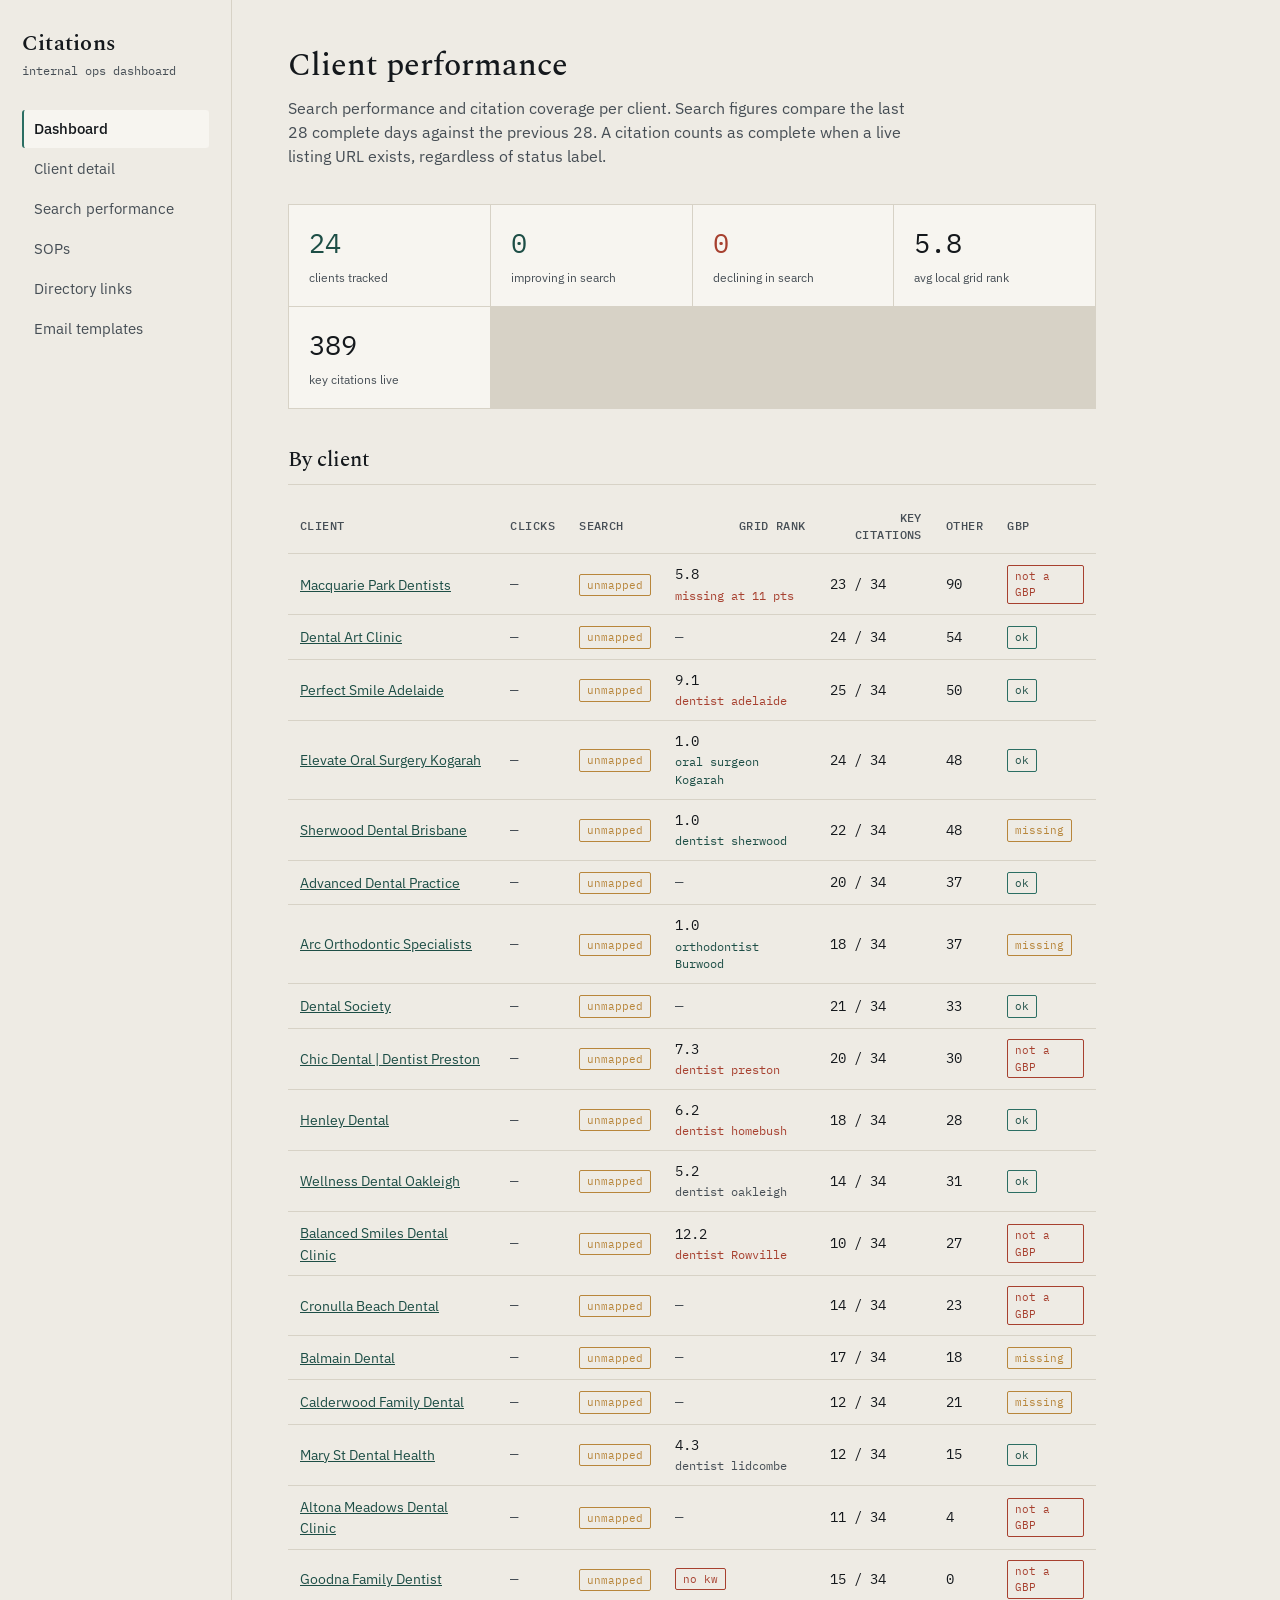
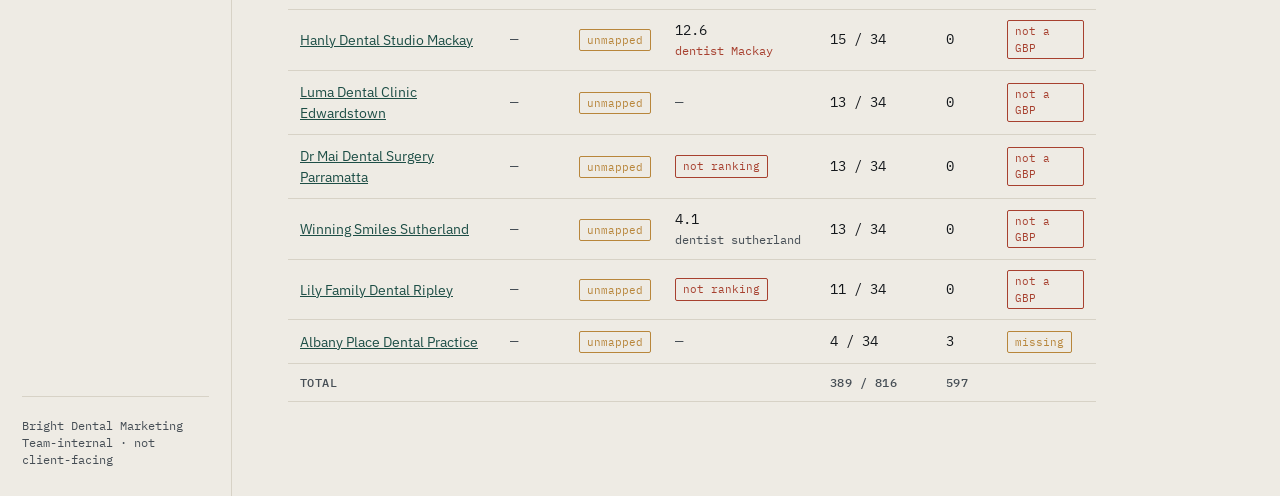
<file: index.html>
<!DOCTYPE html>
<html lang="en">
<head>
<meta charset="UTF-8">
<meta name="viewport" content="width=device-width, initial-scale=1.0">
<title>Performance — Team Dashboard</title>
<link rel="stylesheet" href="style.css">
<style>
  .delta { font-family:'IBM Plex Mono',monospace; font-size:0.74rem; display:block; margin-top:2px; }
  .up { color:var(--teal-deep); } .down { color:var(--red); } .flat { color:var(--ink-soft); }
  td.num, th.num { text-align:right; }
</style>
</head>
<body>
<div class="layout">
  <aside class="sidebar">
    <p class="brand">Citations</p>
    <p class="brand-sub">internal ops dashboard</p>
    <nav class="primary-nav">
      <a href="index.html" class="active">Dashboard</a>
      <a href="client.html">Client detail</a>
      <a href="search.html">Search performance</a>
      <a href="sops.html">SOPs</a>
      <a href="directories.html">Directory links</a>
      <a href="templates.html">Email templates</a>
    </nav>
    <div class="sidebar-foot">Bright Dental Marketing<br>Team-internal · not client-facing</div>
  </aside>
  <main>
    <h1>Client performance</h1>
    <p class="page-lede">Search performance and citation coverage per client. Search figures compare the last 28 complete days against the previous 28. A citation counts as complete when a live listing URL exists, regardless of status label.</p>

    <div class="stat-row">
      <div class="stat good"><span class="num" id="s-clients">—</span><span class="label">clients tracked</span></div>
      <div class="stat good"><span class="num" id="s-up">—</span><span class="label">improving in search</span></div>
      <div class="stat risk"><span class="num" id="s-down">—</span><span class="label">declining in search</span></div>
      <div class="stat"><span class="num" id="s-grid">—</span><span class="label">avg local grid rank</span></div>
      <div class="stat"><span class="num" id="s-key">—</span><span class="label">key citations live</span></div>
    </div>

    <h2>By client</h2>
    <table id="summary">
      <thead>
        <tr>
          <th>Client</th>
          <th class="num">Clicks</th>
          <th>Search</th>
          <th class="num">Grid rank</th>
          <th class="num">Key citations</th>
          <th class="num">Other</th>
          <th>GBP</th>
        </tr>
      </thead>
      <tbody id="summary-body"></tbody>
      <tfoot id="summary-foot"></tfoot>
    </table>
  </main>
</div>
<script src="config.js"></script>
<script src="trend.js"></script>
<script src="grid.js"></script>
<script src="data.js"></script>
<script>
(function(){
  var BASE = CITATIONS_DATA.clients;
  var names = {};

  var hasBackend = (typeof SUPABASE_URL==='string' && SUPABASE_URL) &&
                   (typeof SUPABASE_ANON_KEY==='string' && SUPABASE_ANON_KEY);
  var isLegacyKey = /^eyJ/.test(SUPABASE_ANON_KEY || '');

  var overrides = {};   // "CODE||Site" -> {listing_url,status}
  function ovKey(c,s){ return c+'||'+s; }

  function hdrs(){
    var h = { 'apikey': SUPABASE_ANON_KEY };
    if (isLegacyKey) h['Authorization'] = 'Bearer ' + SUPABASE_ANON_KEY;
    return h;
  }

  // Pull EVERY override, not just names — the GBP column and the
  // live/other counts all depend on edits made in the client page.
  function loadNames(){
    if (!hasBackend) return Promise.resolve();
    return fetch(SUPABASE_URL + '/rest/v1/citation_overrides?select=*', { headers: hdrs() })
      .then(function(r){ return r.ok ? r.json() : []; })
      .then(function(rows){
        names = {}; overrides = {};
        rows.forEach(function(r){
          if (r.site_name === '__client_name__'){
            if (r.listing_url) names[r.client_code] = r.listing_url;
          } else {
            overrides[ovKey(r.client_code, r.site_name)] =
              { listing_url: r.listing_url, status: r.status };
          }
        });
      })
      .catch(function(){});
  }

  var gsc = {};
  function loadGsc(){
    if (!hasBackend) return Promise.resolve();
    return Promise.all([
      fetch(SUPABASE_URL+'/rest/v1/gsc_properties?select=property_url,client_code',{headers:hdrs()})
        .then(function(r){ return r.ok?r.json():[]; }),
      fetch(SUPABASE_URL+'/rest/v1/gsc_metrics?select=*',{headers:hdrs()})
        .then(function(r){ return r.ok?r.json():[]; })
    ]).then(function(res){
      var byProp={};
      res[0].forEach(function(p){ if(p.client_code) byProp[p.property_url]=p.client_code; });
      gsc={};
      res[1].forEach(function(m){
        var code=byProp[m.property_url]; if(!code) return;
        (gsc[code]||(gsc[code]={}))[m.period]=m;
      });
    }).catch(function(){});
  }

  function esc(x){
    return String(x == null ? '' : x).replace(/[&<>"]/g, function(m){
      return {'&':'&amp;','<':'&lt;','>':'&gt;','"':'&quot;'}[m];
    });
  }

  function gridCell(c){
    var g = (typeof GRID_DATA !== 'undefined') ? GRID_DATA.clients[c.code] : null;
    if (!g) return '<span style="color:var(--ink-soft)" title="No BrightLocal grid report located for this client yet.">—</span>';
    if (g.avg_rank === null){
      // No number yet. Show a dash like any other client without
      // data rather than "pending", which reads as in-progress.
      return g.keyword
        ? '<span style="color:var(--ink-soft)" title="Tracks &quot;' + esc(g.keyword) + '&quot; in BrightLocal; no average pulled.">—</span>'
        : '<span class="tag mismatch" title="Grid report exists but tracks no service-plus-suburb keyword.">no kw</span>';
    }
    // Lower is better; the top 3 is the local pack, which is the line
    // that actually matters.
    // avg_rank 0 means absent from every point, NOT first place.
    if (g.found_at === 0){
      return '<span class="tag mismatch" title="Does not appear at any point on the grid for &quot;' +
             esc(g.keyword) + '&quot;.">not ranking</span>';
    }
    var missing = (g.points || 0) - (g.found_at != null ? g.found_at : g.points);
    // A coverage gap is flagged ahead of the rank: BrightLocal counts
    // "not found" points into the average, so the number alone hides it.
    var cls = missing > 0 ? 'down'
            : g.avg_rank <= 3 ? 'up'
            : g.avg_rank <= 6 ? 'flat' : 'down';
    var sub = missing > 0
      ? 'missing at ' + missing + ' pts'
      : esc(g.keyword);
    return '<span title="' + esc(g.keyword) + '">' + g.avg_rank.toFixed(1) + '</span>' +
           '<span class="delta ' + cls + '">' + sub + '</span>';
  }

  function searchCell(c){
    var g = gsc[c.code];
    if (!g || !g.current || !g.previous)
      return '<span class="tag pending" title="No Search Console property mapped to this client yet.">unmapped</span>';
    return trendTagBest(g.current, g.year_ago, g.previous);
  }

  function clicksCell(c){
    var g = gsc[c.code];
    if (!g || !g.current) return '<span style="color:var(--ink-soft)">—</span>';
    var d = g.previous ? trendPct(g.current.clicks, g.previous.clicks) : null;
    var tag = '';
    if (d !== null){
      var cls = Math.abs(d) <= TREND_BAND ? 'flat' : (d > 0 ? 'up' : 'down');
      tag = '<span class="delta '+cls+'">'+(d>0?'+':'')+d.toFixed(1)+'%</span>';
    }
    return g.current.clicks.toLocaleString() + tag;
  }

  function gbpUrlFor(c){
    var o = overrides[ovKey(c.code, 'Google')];
    if (o && o.listing_url) return o.listing_url;
    var g = c.key_live.filter(function(x){ return x.name === 'Google'; });
    return g.length ? g[0].url : '';
  }

  function gbpStateFor(c){
    var u = gbpUrlFor(c);
    if (!u) return 'missing';
    if (u.indexOf('sites.google.com') > -1) return 'not_gbp';
    if (/maps\.app\.goo\.gl|google\.[a-z.]+\/maps|g\.co\/kgs/.test(u)) return 'ok';
    return 'unclear';
  }

  function subscribe(){
    if (!hasBackend || !window.WebSocket) return;
    var ws;
    try {
      ws = new WebSocket(SUPABASE_URL.replace(/^http/,'ws') +
        '/realtime/v1/websocket?apikey=' + SUPABASE_ANON_KEY + '&vsn=1.0.0');
    } catch(e){ return; }
    ws.onopen = function(){
      ws.send(JSON.stringify({ topic:'realtime:public:citation_overrides', event:'phx_join',
        payload:{ config:{ postgres_changes:[{event:'*',schema:'public',table:'citation_overrides'}] } }, ref:'1' }));
      setInterval(function(){
        if (ws.readyState===1) ws.send(JSON.stringify({topic:'phoenix',event:'heartbeat',payload:{},ref:'hb'}));
      }, 25000);
    };
    ws.onmessage = function(m){
      try {
        var d = JSON.parse(m.data);
        if (d.event === 'postgres_changes' && d.payload && d.payload.data){
          var r = d.payload.data.record;
          if (!r) return;
          if (r.site_name === '__client_name__'){ names[r.client_code] = r.listing_url; }
          else { overrides[ovKey(r.client_code, r.site_name)] =
                   { listing_url:r.listing_url, status:r.status }; }
          draw();
        }
      } catch(e){}
    };
  }

  function draw(){
  var cs = Object.values(CITATIONS_DATA.clients).sort(function(a,b){
    var ca = gsc[a.code] && gsc[a.code].current ? gsc[a.code].current.clicks : -1;
    var cb = gsc[b.code] && gsc[b.code].current ? gsc[b.code].current.clicks : -1;
    if (ca !== cb) return cb - ca;
    return (b.key_count + b.other_count) - (a.key_count + a.other_count);
  });
  function gbpTag(c){
    var st = gbpStateFor(c);
    if (st === 'ok') return '<span class="tag live">ok</span>';
    if (st === 'not_gbp') return '<span class="tag mismatch">not a GBP</span>';
    if (st === 'missing') return '<span class="tag pending">missing</span>';
    return '<span class="tag pending">check</span>';
  }
  var tb = document.getElementById('summary-body');
  tb.innerHTML = '';
  var tk = 0, to = 0;
  function liveCount(c, list){
    return list.filter(function(x){
      var o = overrides[ovKey(c.code, x.name)];
      var u = (o && o.listing_url != null) ? o.listing_url : x.url;
      return !!(u && String(u).trim());
    }).length;
  }

  cs.forEach(function(c){
    c._k = liveCount(c, c.key_live);
    c._o = liveCount(c, c.other_live);
    tk += c._k; to += c._o;
    var tr = document.createElement('tr');
    tr.innerHTML =
      '<td><a href="client.html?c=' + c.code + '">' + (names[c.code] || c.name) + '</a>' +
        (c.pending ? ' <span class="tag pending">not started</span>' : '') + '</td>' +
      '<td class="mono">' + clicksCell(c) + '</td>' +
      '<td>' + searchCell(c) + '</td>' +
      '<td class="mono">' + gridCell(c) + '</td>' +
      '<td class="mono">' + c._k + ' / 34</td>' +
      '<td class="mono">' + c._o + '</td>' +
      '<td>' + gbpTag(c) + '</td>';
    tb.appendChild(tr);
  });
  document.getElementById('summary-foot').innerHTML =
    '<tr><th>Total</th><th></th><th></th><th></th><th class="mono">' + tk + ' / ' + (cs.length * 34) +
    '</th><th class="mono">' + to + '</th><th></th></tr>';
  document.getElementById('s-clients').textContent = cs.length;
  document.getElementById('s-key').textContent = tk;
  var up=0, down=0;
  cs.forEach(function(c){
    var g = gsc[c.code];
    if (!g || !g.current || !g.previous) return;
    var v = scoreTrendBest(g.current, g.year_ago, g.previous).verdict;
    if (v === 'good') up++; else if (v === 'bad') down++;
  });
  var ranks = cs.map(function(c){
    var g = (typeof GRID_DATA !== 'undefined') ? GRID_DATA.clients[c.code] : null;
    // Exclude clients that do not rank at all: their avg_rank is 0 and
    // would drag the mean down as if they were performing brilliantly.
    return (g && g.avg_rank !== null && g.found_at !== 0) ? g.avg_rank : null;
  }).filter(function(x){ return x !== null; });
  document.getElementById('s-grid').textContent = ranks.length
    ? (ranks.reduce(function(a,b){ return a+b; }, 0) / ranks.length).toFixed(1)
    : '—';
  document.getElementById('s-up').textContent = up;
  document.getElementById('s-down').textContent = down;
  }

  Promise.all([loadNames(), loadGsc()]).then(function(){ draw(); subscribe(); });
})();
</script>
</body>
</html>
</file>
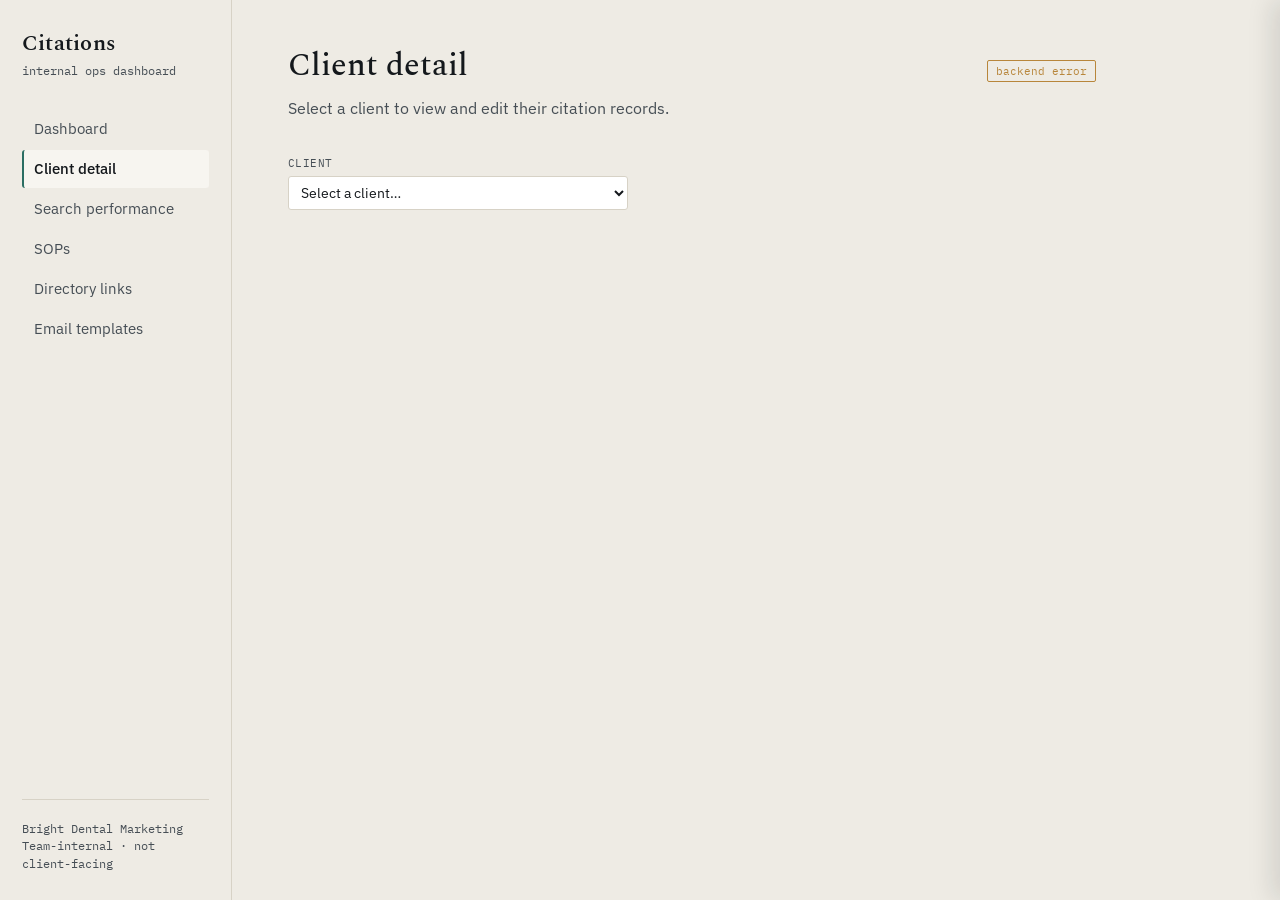
<file: client.html>
<!DOCTYPE html>
<html lang="en">
<head>
<meta charset="UTF-8">
<meta name="viewport" content="width=device-width, initial-scale=1.0">
<title>Client detail — Citations Dashboard</title>
<link rel="stylesheet" href="style.css">
<style>
  .btn { font-family:'IBM Plex Sans',sans-serif; font-size:0.82rem; padding:6px 12px;
    background:var(--panel); border:1px solid var(--line); border-radius:3px; cursor:pointer; color:var(--ink); }
  .btn:hover { background:#fff; }
  .btn.primary { background:var(--teal-deep); color:#fff; border-color:var(--teal-deep); }
  .btn.sm { font-size:0.75rem; padding:4px 9px; }
  input[type=text], select { font-family:'IBM Plex Sans',sans-serif; font-size:0.88rem;
    padding:6px 8px; background:#fff; border:1px solid var(--line); border-radius:3px; color:var(--ink); width:100%; }
  .conn { font-family:'IBM Plex Mono',monospace; font-size:0.7rem; padding:3px 8px;
    border-radius:2px; border:1px solid var(--line); color:var(--ink-soft); }
  .conn.live { border-color:var(--teal); color:var(--teal-deep); }
  .conn.off { border-color:var(--amber); color:var(--amber); }
  .gbp-box { background:var(--panel); border:1px solid var(--line); border-radius:3px; padding:16px 18px; margin-bottom:30px; }
  .gbp-box.bad { border-left:3px solid var(--red); }
  .gbp-box.ok { border-left:3px solid var(--teal); }
  .row-edit td { background:#fffdf6; }
  dialog { border:1px solid var(--line); border-radius:4px; padding:0; max-width:460px; width:92%; background:var(--paper); }
  dialog::backdrop { background:rgba(20,24,28,0.45); }
  .dlg-body { padding:22px 24px; } .dlg-foot { padding:12px 24px; border-top:1px solid var(--line); display:flex; justify-content:flex-end; gap:8px; }
  .cit-panel { position:fixed; top:0; right:0; width:min(520px,100%); height:100%;
    background:var(--paper); border-left:1px solid var(--line); box-shadow:-8px 0 24px rgba(20,24,28,0.12);
    z-index:50; display:flex; flex-direction:column; transform:translateX(100%); transition:transform .18s ease; }
  .cit-panel.open { transform:translateX(0); }
  .cit-head { padding:20px 24px 14px; border-bottom:1px solid var(--line); }
  .cit-body { padding:18px 24px; overflow-y:auto; flex:1; }
  .cit-foot { padding:14px 24px; border-top:1px solid var(--line); background:var(--panel); }
  .cmt { border-left:2px solid var(--line); padding:8px 0 8px 12px; margin-bottom:12px; }
  .cmt.reply { margin-left:22px; border-left-color:var(--teal); }
  .cmt-meta { font-family:'IBM Plex Mono',monospace; font-size:0.68rem; color:var(--ink-soft); margin-bottom:3px; }
  .cmt-body { font-size:0.9rem; white-space:pre-wrap; }
  .cmt-act { font-size:0.72rem; background:none; border:none; color:var(--teal-deep);
    cursor:pointer; padding:2px 0; font-family:'IBM Plex Sans',sans-serif; }
  textarea.cmt-in { width:100%; font-family:'IBM Plex Sans',sans-serif; font-size:0.88rem;
    padding:8px 9px; border:1px solid var(--line); border-radius:3px; background:#fff; resize:vertical; }
  .cmt-count { font-family:'IBM Plex Mono',monospace; font-size:0.68rem; color:var(--teal-deep); }
  .delta { font-family:'IBM Plex Mono',monospace; font-size:0.76rem; display:block; margin-top:2px; }
  .up { color:var(--teal-deep); } .down { color:var(--red); } .flat { color:var(--ink-soft); }
  .lbl { display:block; font-family:'IBM Plex Mono',monospace; font-size:0.66rem; text-transform:uppercase;
    letter-spacing:0.04em; color:var(--ink-soft); margin-bottom:4px; }
</style>
</head>
<body>
<div class="layout">
  <aside class="sidebar">
    <p class="brand">Citations</p>
    <p class="brand-sub">internal ops dashboard</p>
    <nav class="primary-nav">
      <a href="index.html">Dashboard</a>
      <a href="client.html" class="active">Client detail</a>
      <a href="search.html">Search performance</a>
      <a href="sops.html">SOPs</a>
      <a href="directories.html">Directory links</a>
      <a href="templates.html">Email templates</a>
    </nav>
    <div class="sidebar-foot">Bright Dental Marketing<br>Team-internal · not client-facing</div>
  </aside>
  <main>
    <div class="sop-head" style="display:flex;justify-content:space-between;align-items:baseline;gap:12px">
      <h1 id="client-name" style="margin-bottom:6px">Client detail</h1>
      <span>
        <a class="btn sm" id="sheet-link" target="_blank" rel="noopener noreferrer"
           style="display:none;margin-right:8px;text-decoration:none">Open sheet</a>
        <button class="btn sm" id="sync-btn" style="display:none;margin-right:8px">Sync from sheet</button>
        <button class="btn sm" id="name-edit" style="display:none;margin-right:8px">Rename</button>
        <span class="conn" id="conn">checking…</span>
      </span>
    </div>
    <p class="page-lede">Select a client to view and edit their citation records.</p>

    <p style="margin-bottom:26px">
      <label class="lbl" for="picker">Client</label>
      <select id="picker" style="max-width:340px"></select>
    </p>

    <div id="detail" style="display:none">
      <div class="stat-row">
        <div class="stat good"><span class="num" id="d-key">—</span><span class="label">key citations live</span></div>
        <div class="stat risk"><span class="num" id="d-gap">—</span><span class="label">key citations missing</span></div>
        <div class="stat"><span class="num" id="d-other">—</span><span class="label">other citations live</span></div>
        <div class="stat"><span class="num" id="d-total">—</span><span class="label">total live citations</span></div>
      </div>

      <div class="gbp-box" id="perf-box" style="display:none">
        <div style="display:flex;justify-content:space-between;align-items:baseline;gap:12px;margin-bottom:10px">
          <strong>Search performance</strong>
          <span id="perf-verdict"></span>
        </div>
        <div id="perf-body"></div>
      </div>

      <div class="gbp-box" id="grid-box" style="display:none">
        <div style="display:flex;justify-content:space-between;align-items:baseline;gap:12px;margin-bottom:10px">
          <strong>Local Search Grid</strong>
          <span id="grid-verdict"></span>
        </div>
        <div id="grid-body"></div>
      </div>

      <div class="gbp-box" id="gbp-box">
        <div style="display:flex;justify-content:space-between;align-items:baseline;gap:12px;margin-bottom:8px">
          <strong>Google Business Profile</strong>
          <button class="btn sm" id="gbp-edit">Edit</button>
        </div>
        <div id="gbp-body"></div>
      </div>

      <h2>Key citations — live</h2>
      <table><thead><tr><th style="width:20%">Site</th><th>Listing URL</th><th style="width:16%">Status</th><th style="width:15%">Created</th><th style="width:9%"></th></tr></thead>
      <tbody id="t-key"></tbody></table>

      <h2>Key citations — missing</h2>
      <p id="p-missing-empty" style="margin-bottom:12px"></p>
      <table id="t-missing-wrap"><thead><tr><th style="width:20%">Site</th><th>Listing URL</th><th style="width:16%">Status</th><th style="width:15%">Created</th><th style="width:9%"></th></tr></thead>
      <tbody id="t-missing"></tbody></table>

      <h2>Other citations — live</h2>
      <table><thead><tr><th style="width:20%">Site</th><th>Listing URL</th><th style="width:16%">Status</th><th style="width:15%">Created</th><th style="width:9%"></th></tr></thead>
      <tbody id="t-other"></tbody></table>
    </div>
  </main>
</div>

<div class="cit-panel" id="cit-panel" role="dialog" aria-label="Citation detail">
  <div class="cit-head">
    <div style="display:flex;justify-content:space-between;align-items:baseline;gap:10px">
      <h2 style="margin:0" id="cit-title">Citation</h2>
      <button class="btn sm" id="cit-close">Close</button>
    </div>
    <p class="mono" id="cit-sub" style="margin:6px 0 0;font-size:0.8rem;color:var(--ink-soft)"></p>
    <p style="margin:8px 0 0"><a class="btn sm" id="cit-perma" href="#" style="text-decoration:none">Copy link</a></p>
  </div>
  <div class="cit-body" id="cit-comments"></div>
  <div class="cit-foot">
    <div class="fld" style="margin-bottom:8px">
      <label class="lbl" for="cmt-author">Your name</label>
      <input type="text" id="cmt-author" placeholder="e.g. Reign">
    </div>
    <textarea class="cmt-in" id="cmt-body" rows="3" placeholder="Add a comment…"></textarea>
    <div style="margin-top:8px;display:flex;gap:8px;align-items:center">
      <button class="btn primary sm" id="cmt-post">Post comment</button>
      <span id="cmt-replying" style="font-size:0.78rem;color:var(--ink-soft)"></span>
    </div>
  </div>
</div>

<dialog id="pw-dlg">
  <div class="dlg-body">
    <h2 style="margin-top:0">Enter write passphrase</h2>
    <p style="font-size:0.88rem;color:var(--ink-soft)">Needed once per browser to save changes.</p>
    <input type="password" id="pw-in" style="width:100%;padding:7px 9px;border:1px solid var(--line);border-radius:3px">
  </div>
  <div class="dlg-foot">
    <button class="btn" id="pw-cancel">Cancel</button>
    <button class="btn primary" id="pw-ok">Unlock</button>
  </div>
</dialog>

<script src="config.js"></script>
<script src="trend.js"></script>
<script src="grid.js"></script>
<script src="data.js"></script>
<script>
(function(){
  var BASE = CITATIONS_DATA.clients;
  var overrides = {};            // "CODE||Site" -> {listing_url,status}
  var online = false, current = null;
  var KEY_PW = 'bdm_write_key';

  function esc(s){ return String(s==null?'':s).replace(/[&<>"]/g,function(m){
    return {'&':'&amp;','<':'&lt;','>':'&gt;','"':'&quot;'}[m]; }); }
  function ok(k){ return k+''; }
  function ovKey(code,site){ return code+'||'+site; }

  // ── storage layer ───────────────────────────────────────────
  var hasBackend = (typeof SUPABASE_URL==='string' && SUPABASE_URL) &&
                   (typeof SUPABASE_ANON_KEY==='string' && SUPABASE_ANON_KEY);

  // New-style sb_publishable_ keys use the apikey header only.
  // Legacy eyJ... anon keys also accept an Authorization Bearer.
  var isLegacyKey = /^eyJ/.test(SUPABASE_ANON_KEY || '');
  function headers(withKey){
    var h = { 'apikey': SUPABASE_ANON_KEY, 'Content-Type': 'application/json' };
    if (isLegacyKey) h['Authorization'] = 'Bearer ' + SUPABASE_ANON_KEY;
    if (withKey) h['x-write-key'] = sessionStorage.getItem(KEY_PW) || '';
    return h;
  }

  var snapshot = {};   // CODE -> {key_live:[], other_live:[]}
  var syncInfo = {};   // CODE -> {last_synced, sync_error}

  // The nightly Action writes a snapshot of each Google Sheet.
  // When present it replaces the static data.js baseline, so the
  // dashboard reflects the sheets without a redeploy.
  function loadSnapshot(){
    if (!hasBackend) return Promise.resolve();
    return Promise.all([
      fetch(SUPABASE_URL + '/rest/v1/citation_rows?select=*', { headers: headers(false) })
        .then(function(r){ return r.ok ? r.json() : []; }),
      fetch(SUPABASE_URL + '/rest/v1/citation_sheets?select=*', { headers: headers(false) })
        .then(function(r){ return r.ok ? r.json() : []; })
    ]).then(function(res){
      snapshot = {}; syncInfo = {};
      res[0].forEach(function(r){
        var s = snapshot[r.client_code] || (snapshot[r.client_code] = {key_live:[], other_live:[]});
        var rec = { name:r.site_name, domain:r.domain, url:r.listing_url,
                    status:r.status, created:r.created_on || '' };
        (r.category === 'key' ? s.key_live : s.other_live).push(rec);
      });
      Object.keys(snapshot).forEach(function(k){
        snapshot[k].key_live.sort(function(a,b){ return a.name.localeCompare(b.name); });
        snapshot[k].other_live.sort(function(a,b){ return a.name.localeCompare(b.name); });
      });
      res[1].forEach(function(r){
        syncInfo[r.client_code] = { last_synced:r.last_synced, sync_error:r.sync_error };
      });
    }).catch(function(){});
  }

  function baseFor(code){
    var s = snapshot[code];
    if (s && (s.key_live.length || s.other_live.length)) return s;
    return { key_live: BASE[code].key_live, other_live: BASE[code].other_live };
  }

  var gsc = {};   // CODE -> {current, previous}

  // Search Console lives in its own tables keyed by property URL, so
  // it has to be joined back to the client through gsc_properties.
  function loadGsc(){
    if (!hasBackend) return Promise.resolve();
    return Promise.all([
      fetch(SUPABASE_URL + '/rest/v1/gsc_properties?select=property_url,client_code',
            { headers: headers(false) }).then(function(r){ return r.ok ? r.json() : []; }),
      fetch(SUPABASE_URL + '/rest/v1/gsc_metrics?select=*',
            { headers: headers(false) }).then(function(r){ return r.ok ? r.json() : []; })
    ]).then(function(res){
      var byProp = {};
      res[0].forEach(function(p){ if (p.client_code) byProp[p.property_url] = p.client_code; });
      gsc = {};
      res[1].forEach(function(m){
        var code = byProp[m.property_url];
        if (!code) return;
        (gsc[code] || (gsc[code] = {}))[m.period] = m;
        gsc[code].property_url = m.property_url;
      });
    }).catch(function(){});
  }

  function renderPerf(code){
    var box = document.getElementById('perf-box');
    var g = gsc[code];
    if (!g || !g.current || !g.previous){ box.style.display = 'none'; return; }
    box.style.display = 'block';
    var c = g.current, v = g.previous;
    document.getElementById('perf-verdict').innerHTML = trendTagBest(c, g.year_ago, v);

    function cell(label, cur, prev, opts){
      opts = opts || {};
      var d = trendPct(cur, prev);
      var shown = opts.fmt ? opts.fmt(cur) : cur.toLocaleString();
      var tag = '';
      if (d !== null){
        var good = opts.lowerIsBetter ? d < 0 : d > 0;
        var cls = Math.abs(d) <= TREND_BAND ? 'flat' : (good ? 'up' : 'down');
        tag = '<span class="delta ' + cls + '">' + (d > 0 ? '+' : '') + d.toFixed(1) + '%</span>';
      }
      return '<div style="flex:1;min-width:110px">' +
        '<span class="lbl">' + label + '</span>' +
        '<span class="mono" style="font-size:1.05rem">' + shown + '</span>' + tag + '</div>';
    }

    document.getElementById('perf-body').innerHTML =
      '<div style="display:flex;gap:18px;flex-wrap:wrap">' +
        cell('Clicks', c.clicks, v.clicks) +
        cell('Impressions', c.impressions, v.impressions) +
        cell('CTR', c.ctr, v.ctr, {fmt:function(x){return (x*100).toFixed(2)+'%';}}) +
        cell('Avg position', c.position, v.position, {lowerIsBetter:true, fmt:function(x){return x.toFixed(1);}}) +
      '</div>' +
      (g.year_ago
        ? '<p style="margin:10px 0 0;font-size:0.88rem">Against the same 28 days last year (' +
          esc(g.year_ago.start_date) + ' to ' + esc(g.year_ago.end_date) + '): clicks ' +
          g.year_ago.clicks.toLocaleString() + ' &rarr; ' + c.clicks.toLocaleString() +
          (g.year_ago.clicks ? ' (' + (c.clicks >= g.year_ago.clicks ? '+' : '') +
            (((c.clicks - g.year_ago.clicks) / g.year_ago.clicks) * 100).toFixed(1) + '%)' : '') + '</p>'
        : '<p style="margin:10px 0 0;font-size:0.88rem;color:var(--ink-soft)">No Search Console data for the same period last year, so the verdict is against the previous 28 days.</p>') +
      '<p class="mono" style="margin:6px 0 0;font-size:0.72rem;color:var(--ink-soft)">' +
        esc(c.start_date) + ' to ' + esc(c.end_date) + ' vs ' +
        esc(v.start_date) + ' to ' + esc(v.end_date) +
        '   ·   ' + esc(g.property_url) + '</p>';
  }

  // Average rank across the grid, lower is better. Banded rather
  // than shown raw because "4.3" means little without a reference:
  // the top 3 is what appears in the local pack, so that is the line
  // that matters commercially.
  // Coverage is checked BEFORE rank. BrightLocal folds "not found"
  // points into the average as a penalty, so a business that ranks
  // 1st wherever it appears but is missing from a fifth of the grid
  // scores like a mid-table one. Those need opposite fixes, so they
  // must not share a label.
  function gridBand(g){
    // Absent everywhere. avg_rank is 0 here, which must NEVER be read
    // as "first place" — it means the business appeared at no point.
    if (g.found_at === 0) return { cls:'mismatch', label:'not ranking' };
    var missing = (g.points || 0) - (g.found_at != null ? g.found_at : g.points);
    if (missing > 0) return { cls:'mismatch', label:'gaps in coverage' };
    if (g.avg_rank <= 3) return { cls:'live',    label:'in the pack' };
    if (g.avg_rank <= 6) return { cls:'pending', label:'just outside' };
    return                      { cls:'mismatch', label:'off the pack' };
  }

  function renderGrid(code){
    var box = document.getElementById('grid-box');
    var g = (typeof GRID_DATA !== 'undefined') ? GRID_DATA.clients[code] : null;
    if (!g){ box.style.display = 'none'; return; }
    box.style.display = 'block';

    if (g.avg_rank === null){
      document.getElementById('grid-verdict').innerHTML =
        '<span class="tag pending">' + (g.keyword ? 'no rank recorded' : 'no suburb keyword') + '</span>';
      document.getElementById('grid-body').innerHTML = g.keyword
        ? '<p style="margin:0;color:var(--ink-soft);font-size:0.9rem">Tracks <span class="mono">' +
          esc(g.keyword) + '</span> in BrightLocal. No average rank recorded.</p>'
        : '<p style="margin:0;color:var(--red);font-size:0.9rem"><strong>' + esc(g.note || 'No suburb keyword tracked') +
          '.</strong> This client has a grid report but no service-plus-suburb keyword on it, so there is no local rank to report.</p>';
      return;
    }

    var b = gridBand(g);
    document.getElementById('grid-verdict').innerHTML =
      '<span class="tag ' + b.cls + '">' + b.label + '</span>';

    var missing = g.points - (g.found_at != null ? g.found_at : g.points);
    var spread = g.note ? g.note
      : missing > 0
        ? 'Does not appear at all at ' + missing + ' of ' + g.points + ' points.'
      : (g.high === g.points)
        ? 'Top ranking at every point on the grid.'
      : (g.high === 0)
        ? 'No point reaches the top 3 — the ceiling looks structural rather than geographic.'
      : (g.low > 0)
        ? 'Rank falls away at ' + g.low + ' of ' + g.points + ' points, so visibility drops with distance.'
        : g.high + ' of ' + g.points + ' points reach the top 3.';

    document.getElementById('grid-body').innerHTML =
      '<div style="display:flex;gap:18px;flex-wrap:wrap">' +
        '<div style="flex:1;min-width:120px"><span class="lbl">Average rank</span>' +
          '<span class="mono" style="font-size:1.35rem">' +
            (g.found_at === 0 ? 'not ranked' : g.avg_rank.toFixed(1)) + '</span></div>' +
        '<div style="flex:1;min-width:120px"><span class="lbl">Keyword</span>' +
          '<span class="mono" style="font-size:0.92rem">' + esc(g.keyword) + '</span></div>' +
        '<div style="flex:1;min-width:110px"><span class="lbl">Appears at</span>' +
          '<span class="mono" style="font-size:0.92rem">' +
            (g.found_at != null ? g.found_at : g.points) + ' / ' + g.points + '</span></div>' +
      '</div>' +
      '<p style="margin:10px 0 0;font-size:0.88rem">' + esc(spread) + '</p>' +
      '<p class="mono" style="margin:6px 0 0;font-size:0.72rem;color:var(--ink-soft)">' +
        'BrightLocal grid run ' + esc(g.run_date) + '   ·   lower is better</p>';
  }

  function loadOverrides(){
    if (!hasBackend) return Promise.resolve(false);
    return fetch(SUPABASE_URL + '/rest/v1/citation_overrides?select=*', { headers: headers(false) })
      .then(function(r){
        if (!r.ok) return r.text().then(function(t){
          var msg = 'HTTP ' + r.status;
          try { var j = JSON.parse(t); msg = j.message || j.hint || msg; } catch(e){}
          throw new Error(msg);
        });
        return r.json();
      })
      .then(function(rows){
        overrides = {};
        rows.forEach(function(r){
          overrides[ovKey(r.client_code, r.site_name)] =
            { listing_url:r.listing_url, status:r.status, created_on:r.created_on };
        });
        return true;
      });
  }

  function saveOverride(code, site, url, status, created){
    if (!hasBackend){
      alert('No backend configured — edits cannot be saved.\n\nFill in SUPABASE_URL and SUPABASE_ANON_KEY in config.js.');
      return Promise.reject();
    }
    if (!sessionStorage.getItem(KEY_PW)){ return askPw().then(function(){ return saveOverride(code,site,url,status,created); }); }
    var body = [{ client_code:code, site_name:site, listing_url:url, status:status,
                  created_on:(created != null ? created : null),
                  updated_at:new Date().toISOString() }];
    return fetch(SUPABASE_URL + '/rest/v1/citation_overrides?on_conflict=client_code,site_name', {
      method:'POST',
      headers: Object.assign(headers(true), { 'Prefer':'resolution=merge-duplicates,return=minimal' }),
      body: JSON.stringify(body)
    }).then(function(r){
      if (r.status === 401 || r.status === 403){
        sessionStorage.removeItem(KEY_PW);
        throw new Error('Passphrase rejected — not saved.');
      }
      if (!r.ok) return r.text().then(function(t){
        var msg = 'Save failed (' + r.status + ')';
        try { var j = JSON.parse(t); if (j.message) msg = j.message; } catch(e){}
        throw new Error(msg);
      });
      overrides[ovKey(code,site)] = { listing_url:url, status:status, created_on:created };
      render(current);
    });
  }

  function askPw(){
    return new Promise(function(res, rej){
      var d = document.getElementById('pw-dlg');
      document.getElementById('pw-in').value = '';
      d.showModal();
      document.getElementById('pw-ok').onclick = function(){
        sessionStorage.setItem(KEY_PW, document.getElementById('pw-in').value);
        d.close(); res();
      };
      document.getElementById('pw-cancel').onclick = function(){ d.close(); rej(); };
    });
  }

  function subscribe(){
    if (!hasBackend || !window.WebSocket) return;
    var ws;
    try {
      ws = new WebSocket(SUPABASE_URL.replace(/^http/,'ws') +
        '/realtime/v1/websocket?apikey=' + SUPABASE_ANON_KEY + '&vsn=1.0.0');
    } catch(e){ return; }
    ws.onopen = function(){
      ws.send(JSON.stringify({ topic:'realtime:public:citation_overrides', event:'phx_join',
        payload:{ config:{ postgres_changes:[{event:'*',schema:'public',table:'citation_overrides'}] } }, ref:'1' }));
      setInterval(function(){
        if (ws.readyState===1) ws.send(JSON.stringify({topic:'phoenix',event:'heartbeat',payload:{},ref:'hb'}));
      }, 25000);
    };
    ws.onmessage = function(m){
      try {
        var d = JSON.parse(m.data);
        if (d.event === 'postgres_changes' && d.payload && d.payload.data){
          var rec = d.payload.data.record;
          if (rec) {
            overrides[ovKey(rec.client_code, rec.site_name)] = { listing_url:rec.listing_url, status:rec.status };
            refreshPickerLabels();
            if (current) render(current);
          }
        }
      } catch(e){}
    };
  }

  // ── merge base sheet data with overrides ────────────────────
  function isMeta(site){ return site === '__client_name__'; }

  // Citations that exist ONLY as an override — someone added a listing
  // URL to something the sheet never had. Without this they would be
  // saved to the database and then never rendered.
  function overrideOnly(code, merged, inKeySet){
    var have = {};
    merged.forEach(function(x){ have[x.name] = 1; });
    var out = [];
    Object.keys(overrides).forEach(function(k){
      var parts = k.split('||');
      if (parts[0] !== code) return;
      var site = parts[1];
      if (site === NAME_ROW || have[site]) return;
      var isKey = KEY_34.indexOf(site) > -1;
      if (isKey !== inKeySet) return;
      var o = overrides[k];
      if (!o.listing_url || !String(o.listing_url).trim()) return;
      out.push({ name: site, domain: '', url: o.listing_url, status: o.status,
                 created: o.created_on || '', edited: true });
    });
    return out;
  }

  function merged(code, list){
    return list.map(function(x){
      var o = overrides[ovKey(code, x.name)];
      return o ? { name:x.name, domain:x.domain,
                   url:(o.listing_url != null ? o.listing_url : x.url),
                   status:(o.status != null ? o.status : x.status),
                   created:(o.created_on ? o.created_on : x.created), edited:true }
               : x;
    });
  }

  var KEY_34 = ["American Express","Apple","Aus Health Pages","Bing","Cybo",
    "Dentist.com.au","Facebook","Fixed Dental","Foursquare","Google","Health Direct",
    "Health Engine","Health Share","Healthcare Link","Here","Infobel","Kompass",
    "LinkedIn","Local Search","My Community Directory","My Health 1st","Nextdoor",
    "StartLocal","Three Best Rated","TomTom","Top Rated Online","True Local","VY Maps",
    "What Clinic","White Pages","Word of Mouth","Yahoo","Yellow Pages","Yelp"];

  var NAME_ROW = '__client_name__';
  function nameFor(code){
    var o = overrides[ovKey(code, NAME_ROW)];
    return (o && o.listing_url) ? o.listing_url : BASE[code].name;
  }

  function gbpFor(code){
    var o = overrides[ovKey(code,'Google')];
    if (o && o.listing_url) return o.listing_url;
    var g = baseFor(code).key_live.filter(function(x){ return x.name==='Google'; });
    return g.length ? g[0].url : '';
  }

  function gbpState(u){
    if (!u) return 'missing';
    if (u.indexOf('sites.google.com') > -1) return 'not_gbp';
    if (/maps\.app\.goo\.gl|google\.[a-z.]+\/maps|g\.co\/kgs/.test(u)) return 'ok';
    return 'unclear';
  }

  // ── rendering ───────────────────────────────────────────────
  var STATUSES = ['Complete','Existing OK','Existing Update','Awaiting Verification','Payment Needed','Not Started'];

  function shortUrl(u){
    var s = String(u).replace(/^https?:\/\//,'').replace(/^www\./,'');
    return s.length > 46 ? s.slice(0,46)+'…' : s;
  }

  function rowHtml(code, x, idx, tbl){
    var safe = /^https?:\/\//i.test(x.url) ? x.url : '';
    var n = cmtCount(code, x.name);
    return '<td><a href="#" data-cit="' + esc(x.name) + '">' + esc(x.name) + '</a>' +
      (x.edited?' <span class="tag" style="font-size:0.6rem">edited</span>':'') +
      (n ? ' <span class="cmt-count">' + n + '&#128172;</span>' : '') + '</td>' +
      '<td class="mono">' + (safe
        ? '<a href="'+esc(safe)+'" target="_blank" rel="noopener noreferrer">'+esc(shortUrl(safe))+'</a>'
        : (x.url ? esc(shortUrl(x.url)) : '<span style="color:var(--ink-soft)">—</span>')) + '</td>' +
      '<td>' + esc(x.status || '—') + '</td>' +
      '<td class="mono" style="font-size:0.8rem">' + (x.created ? esc(x.created) : '<span style="color:var(--ink-soft)">—</span>') + '</td>' +
      '<td><button class="btn sm" data-edit="'+esc(tbl)+':'+idx+'">Edit</button></td>';
  }

  function editRow(tr, code, x){
    tr.classList.add('row-edit');
    tr.innerHTML =
      '<td>' + esc(x.name) + '</td>' +
      '<td><input type="text" class="e-url" value="'+esc(x.url||'')+'" placeholder="https://…"></td>' +
      '<td><select class="e-st">' + ['']. concat(STATUSES).map(function(s){
          return '<option'+(s===x.status?' selected':'')+'>'+esc(s)+'</option>'; }).join('') + '</select></td>' +
      '<td><input type="text" class="e-dt" value="'+esc(x.created||'')+'" placeholder="e.g. 15 March 2026" style="font-size:0.8rem"></td>' +
      '<td><button class="btn sm primary e-save">Save</button></td>';
    tr.querySelector('.e-save').onclick = function(){
      var u = tr.querySelector('.e-url').value.trim();
      var s = tr.querySelector('.e-st').value;
      var dt = tr.querySelector('.e-dt').value.trim();
      this.textContent = '…'; this.disabled = true;
      saveOverride(code, x.name, u, s, dt).catch(function(e){
        alert(e && e.message ? e.message : 'Save failed.'); render(current);
      });
    };
  }

  function fill(tbodyId, code, list, tbl){
    var tb = document.getElementById(tbodyId);
    tb.innerHTML = '';
    if (!list.length){ tb.innerHTML = '<tr><td colspan="5" style="color:var(--ink-soft)">None recorded.</td></tr>'; return; }
    list.forEach(function(x, i){
      var tr = document.createElement('tr');
      tr.innerHTML = rowHtml(code, x, i, tbl);
      tr.querySelector('[data-edit]').onclick = function(){ editRow(tr, code, x); };
      var link = tr.querySelector('[data-cit]');
      if (link) link.onclick = function(e){ e.preventDefault(); openCitation(code, x.name); };
      tb.appendChild(tr);
    });
  }

  function render(code){
    current = code;
    var c = BASE[code];
    if (!c){ document.getElementById('detail').style.display='none'; return; }
    document.getElementById('client-name').textContent = nameFor(code);
    document.getElementById('name-edit').style.display = hasBackend ? 'inline-block' : 'none';
    var sl = document.getElementById('sheet-link');
    if (c.sheet_url){ sl.href = c.sheet_url; sl.style.display = 'inline-block'; }
    else { sl.style.display = 'none'; }
    document.getElementById('sync-btn').style.display = c.sheet_id ? 'inline-block' : 'none';

    var b = baseFor(code);
    var kl = merged(code, b.key_live), ol = merged(code, b.other_live);
    kl = kl.concat(overrideOnly(code, kl, true)).sort(function(a,b2){ return a.name.localeCompare(b2.name); });
    ol = ol.concat(overrideOnly(code, ol, false)).sort(function(a,b2){ return a.name.localeCompare(b2.name); });
    document.getElementById('d-key').textContent = kl.length + '/34';
    document.getElementById('d-gap').textContent = 34 - kl.length;
    document.getElementById('d-other').textContent = ol.length;
    document.getElementById('d-total').textContent = kl.length + ol.length;

    renderPerf(code);
    renderGrid(code);
    var gu = gbpFor(code), gs = gbpState(gu), box = document.getElementById('gbp-box');
    box.className = 'gbp-box ' + (gs==='ok' ? 'ok' : 'bad');
    document.getElementById('gbp-body').innerHTML =
      gs==='ok'    ? '<a href="'+esc(gu)+'" target="_blank" rel="noopener noreferrer" class="mono">'+esc(shortUrl(gu))+'</a>'
    : gs==='not_gbp'? '<p style="margin:0;color:var(--red)"><strong>Not a Business Profile.</strong> This is a sites.google.com microsite, not a GBP listing.</p><p class="mono" style="margin:6px 0 0">'+esc(shortUrl(gu))+'</p>'
    : gs==='missing'? '<p style="margin:0;color:var(--ink-soft)">No GBP link recorded. Paste the share link from the client\'s Google Business Profile.</p>'
    : '<p style="margin:0;color:var(--amber)">Unrecognised URL format — check this is a GBP listing.</p><p class="mono" style="margin:6px 0 0">'+esc(shortUrl(gu))+'</p>';

    fill('t-key', code, kl, 'k');
    fill('t-other', code, ol, 'o');

    var have = {}; kl.forEach(function(x){ have[x.name]=1; });
    var miss = KEY_34.filter(function(m){ return !have[m]; });
    // Missing citations are editable: paste a URL when one goes live,
    // or open the thread to note who it is sitting with.
    document.getElementById('p-missing-empty').innerHTML = miss.length
      ? '<span style="color:var(--ink-soft);font-size:0.9rem">Add a listing URL when one goes live, or click the name to discuss it.</span>'
      : '<span style="color:var(--teal-deep)">All 34 key citations are live.</span>';
    document.getElementById('t-missing-wrap').style.display = miss.length ? '' : 'none';
    fill('t-missing', code, miss.map(function(m){
      var o = overrides[ovKey(code, m)];
      return { name:m, domain:'', url:'', status:(o && o.status) ? o.status : '',
               created:(o && o.created_on) ? o.created_on : '' };
    }), 'm');

    document.getElementById('detail').style.display='block';
  }

  document.getElementById('gbp-edit').onclick = function(){
    var cur = gbpFor(current);
    var v = prompt('Google Business Profile share link for ' + nameFor(current) + ':\n\n' +
      'Get it from the GBP dashboard, or open the listing in Google Maps and use Share.', cur || '');
    if (v === null) return;
    saveOverride(current, 'Google', v.trim(), 'Complete')
      .catch(function(e){ alert(e && e.message ? e.message : 'Save failed.'); });
  };

  // The sheet is private, so the browser cannot read it directly.
  // Syncing is done by the nightly GitHub Action; this button just
  // reloads whatever the Action last wrote, and tells you when that was.
  document.getElementById('sync-btn').onclick = function(){
    var b = this; b.disabled = true; b.textContent = 'Syncing…';
    Promise.all([loadSnapshot(), loadOverrides(), loadComments(), loadGsc()])
      .then(function(){
        render(current);
        var si = syncInfo[current];
        b.textContent = 'Sync from sheet'; b.disabled = false;
        if (si && si.sync_error) alert('Last sheet sync failed:\n' + si.sync_error);
        else if (si && si.last_synced) b.title = 'Sheet last read ' + si.last_synced;
      })
      .catch(function(e){
        alert('Could not reach the backend: ' + (e && e.message ? e.message : 'unknown'));
        b.textContent = 'Sync from sheet'; b.disabled = false;
      });
  };

  // ── per-citation comment threads ────────────────────────────
  var comments = {};        // "CODE||Site" -> [rows]
  var openCit = null;       // {code, name}
  var replyTo = null;

  function loadComments(){
    if (!hasBackend) return Promise.resolve();
    return fetch(SUPABASE_URL + '/rest/v1/citation_comments?select=*&order=created_at.asc',
                 { headers: headers(false) })
      .then(function(r){ return r.ok ? r.json() : []; })
      .then(function(rows){
        comments = {};
        rows.forEach(function(r){
          var k = ovKey(r.client_code, r.site_name);
          (comments[k] || (comments[k] = [])).push(r);
        });
      }).catch(function(){});
  }

  function cmtCount(code, site){
    var a = comments[ovKey(code, site)];
    return a ? a.length : 0;
  }

  function when(ts){
    try {
      var d = new Date(ts);
      return d.toLocaleDateString('en-AU', {day:'numeric', month:'short'}) + ' ' +
             d.toLocaleTimeString('en-AU', {hour:'2-digit', minute:'2-digit'});
    } catch(e){ return ts; }
  }

  function renderComments(){
    var wrap = document.getElementById('cit-comments');
    if (!openCit){ wrap.innerHTML = ''; return; }
    var list = comments[ovKey(openCit.code, openCit.name)] || [];
    if (!list.length){
      wrap.innerHTML = '<p style="color:var(--ink-soft);font-size:0.9rem">No comments yet.</p>';
      return;
    }
    var tops = list.filter(function(c){ return !c.parent_id; });
    var kids = {};
    list.forEach(function(c){
      if (c.parent_id) (kids[c.parent_id] || (kids[c.parent_id] = [])).push(c);
    });
    function block(c, isReply){
      return '<div class="cmt' + (isReply ? ' reply' : '') + '">' +
        '<div class="cmt-meta">' + esc(c.author) + ' · ' + esc(when(c.created_at)) + '</div>' +
        '<div class="cmt-body">' + esc(c.body) + '</div>' +
        (isReply ? '' : '<button class="cmt-act" data-reply="' + esc(c.id) + '">Reply</button>') +
        '</div>';
    }
    wrap.innerHTML = tops.map(function(c){
      return block(c, false) + (kids[c.id] || []).map(function(k){ return block(k, true); }).join('');
    }).join('');
    Array.prototype.forEach.call(wrap.querySelectorAll('[data-reply]'), function(b){
      b.onclick = function(){
        replyTo = b.getAttribute('data-reply');
        document.getElementById('cmt-replying').textContent = 'Replying — click Post to send, or Close to cancel.';
        document.getElementById('cmt-body').focus();
      };
    });
  }

  function openCitation(code, site){
    openCit = { code: code, name: site };
    replyTo = null;
    document.getElementById('cmt-replying').textContent = '';
    document.getElementById('cit-title').textContent = site;
    var b = baseFor(code);
    var rec = b.key_live.concat(b.other_live).filter(function(x){ return x.name === site; })[0];
    var ov = overrides[ovKey(code, site)];
    var url = ov && ov.listing_url != null ? ov.listing_url : (rec ? rec.url : '');
    var st  = ov && ov.status != null ? ov.status : (rec ? rec.status : '');
    var cr = ov && ov.created_on ? ov.created_on : (rec ? rec.created : '');
    document.getElementById('cit-sub').innerHTML =
      esc(nameFor(code)) + (st ? ' · ' + esc(st) : '') + (cr ? ' · created ' + esc(cr) : '') +
      (url ? '<br><a href="' + esc(url) + '" target="_blank" rel="noopener noreferrer">' + esc(url) + '</a>' : '');
    var perma = location.origin + location.pathname + '?c=' + encodeURIComponent(code) +
                '&site=' + encodeURIComponent(site);
    var pl = document.getElementById('cit-perma');
    pl.href = perma;
    pl.onclick = function(e){
      e.preventDefault();
      if (navigator.clipboard) navigator.clipboard.writeText(perma).then(function(){
        pl.textContent = 'Link copied'; setTimeout(function(){ pl.textContent = 'Copy link'; }, 1600);
      });
    };
    history.replaceState(null, '', '?c=' + encodeURIComponent(code) + '&site=' + encodeURIComponent(site));
    document.getElementById('cit-panel').classList.add('open');
    renderComments();
  }

  function closeCitation(){
    openCit = null; replyTo = null;
    document.getElementById('cit-panel').classList.remove('open');
    if (current) history.replaceState(null, '', '?c=' + encodeURIComponent(current));
  }

  document.getElementById('cit-close').onclick = closeCitation;

  document.getElementById('cmt-post').onclick = function(){
    if (!openCit) return;
    var author = document.getElementById('cmt-author').value.trim();
    var body   = document.getElementById('cmt-body').value.trim();
    if (!author){ alert('Add your name so people know who commented.'); return; }
    if (!body){ return; }
    var btn = this; btn.disabled = true; btn.textContent = 'Posting…';
    function send(){
      return fetch(SUPABASE_URL + '/rest/v1/citation_comments', {
        method: 'POST',
        headers: Object.assign(headers(true), {'Prefer':'return=representation'}),
        body: JSON.stringify([{ client_code: openCit.code, site_name: openCit.name,
                                author: author, body: body, parent_id: replyTo }])
      }).then(function(r){
        if (r.status === 401 || r.status === 403){
          sessionStorage.removeItem(KEY_PW); throw new Error('Passphrase rejected — not posted.');
        }
        if (!r.ok) return r.text().then(function(t){ throw new Error('Post failed: ' + t.slice(0,160)); });
        return r.json();
      }).then(function(rows){
        var k = ovKey(openCit.code, openCit.name);
        (comments[k] || (comments[k] = [])).push(rows[0]);
        document.getElementById('cmt-body').value = '';
        replyTo = null;
        document.getElementById('cmt-replying').textContent = '';
        try { localStorage.setItem('bdm_cmt_author', author); } catch(e){}
        renderComments();
        render(current);
      });
    }
    var p = sessionStorage.getItem(KEY_PW) ? send() : askPw().then(send);
    p.catch(function(e){ alert(e && e.message ? e.message : 'Could not post.'); })
     .then(function(){ btn.disabled = false; btn.textContent = 'Post comment'; });
  };

  try {
    var savedAuthor = localStorage.getItem('bdm_cmt_author');
    if (savedAuthor) document.getElementById('cmt-author').value = savedAuthor;
  } catch(e){}

  document.getElementById('name-edit').onclick = function(){
    var cur = nameFor(current);
    var v = prompt('Client name:', cur);
    if (v === null) return;
    v = v.trim();
    if (!v){ alert('Name cannot be blank.'); return; }
    saveOverride(current, NAME_ROW, v, 'name')
      .then(refreshPickerLabels)
      .catch(function(e){ alert(e && e.message ? e.message : 'Save failed.'); });
  };

  function refreshPickerLabels(){
    Array.prototype.forEach.call(picker.options, function(o){
      if (o.value && BASE[o.value]) o.textContent = nameFor(o.value);
    });
  }

  // ── init ────────────────────────────────────────────────────
  var picker = document.getElementById('picker');
  picker.innerHTML = '<option value="">Select a client…</option>';
  Object.keys(BASE).sort(function(a,b){ return BASE[a].name.localeCompare(BASE[b].name); })
    .forEach(function(k){ var o=document.createElement('option'); o.value=k; o.textContent=BASE[k].name; picker.appendChild(o); });
  picker.onchange = function(){
    history.replaceState(null,'', picker.value ? '?c='+picker.value : location.pathname);
    if (picker.value) render(picker.value);
    else document.getElementById('detail').style.display='none';
  };

  var conn = document.getElementById('conn');
  function start(){
    var qs = new URLSearchParams(location.search);
    var q = qs.get('c');
    if (q && BASE[q]){
      picker.value = q; render(q);
      // Permalink straight to one citation's thread.
      var site = qs.get('site');
      if (site) openCitation(q, site);
    }
  }

  if (!hasBackend){
    conn.className='conn off'; conn.textContent='read-only · no backend';
    start();
  } else {
    Promise.all([loadSnapshot(), loadOverrides(), loadComments(), loadGsc()]).then(function(){
      online = true; conn.className='conn live'; conn.textContent='live · synced';
      refreshPickerLabels(); subscribe(); start();
    }).catch(function(err){
      conn.className='conn off';
      conn.textContent='backend error';
      conn.title = (err && err.message) ? err.message : 'unknown error';
      console.error('Supabase load failed:', err);
      start();
    });
  }
})();
</script>
</body>
</html>
</file>
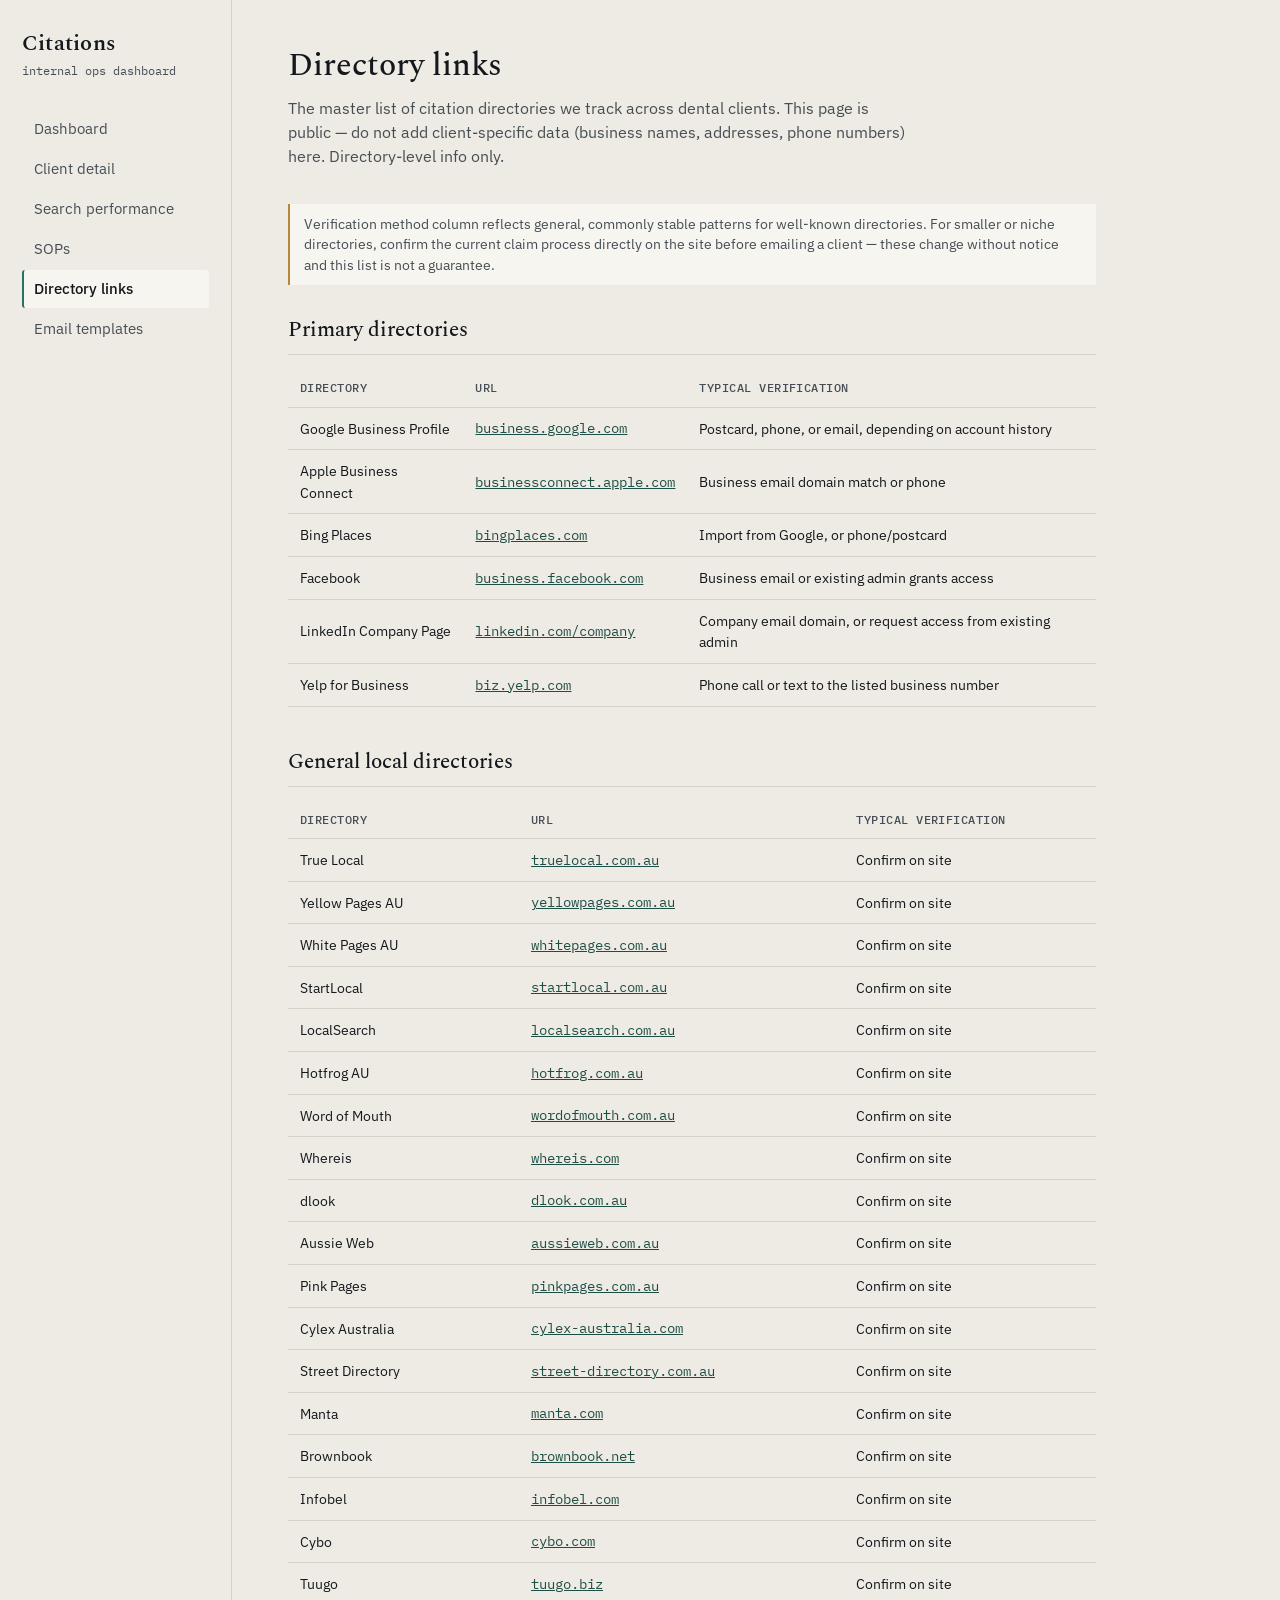
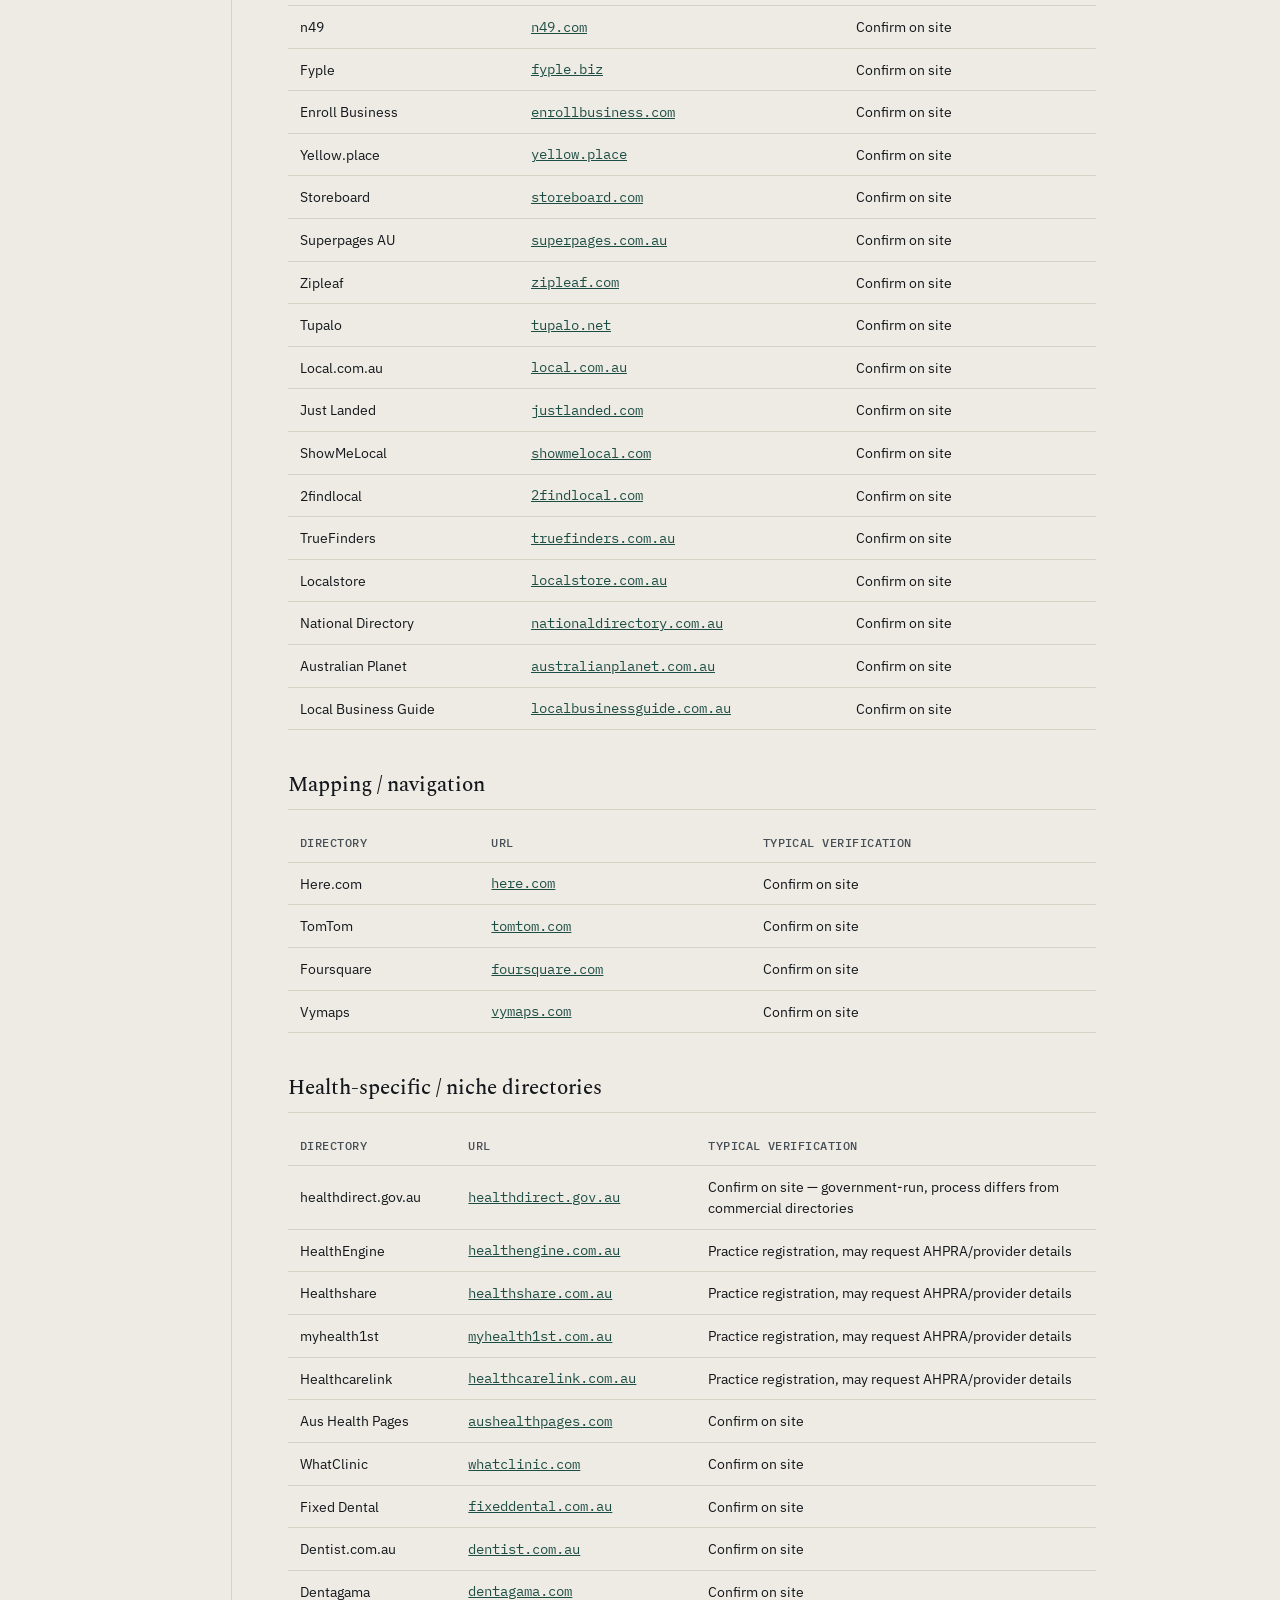
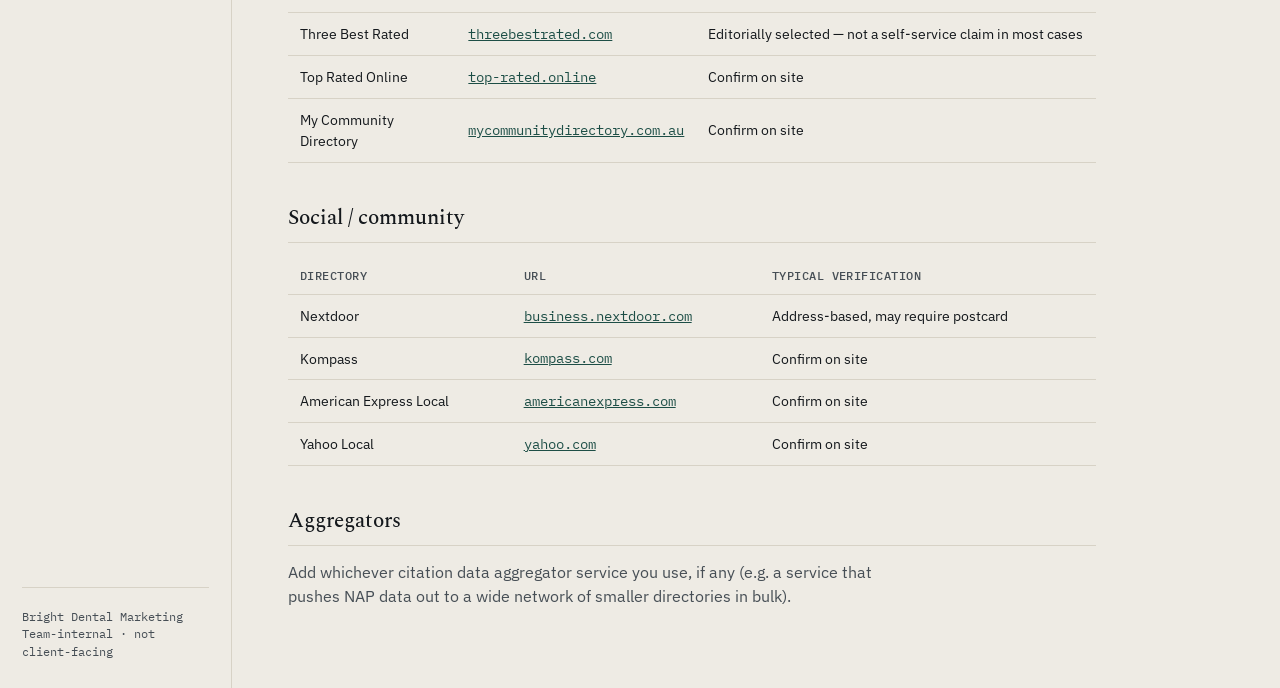
<file: directories.html>
<!DOCTYPE html>
<html lang="en">
<head>
<meta charset="UTF-8">
<meta name="viewport" content="width=device-width, initial-scale=1.0">
<title>Directory links — Citations Dashboard</title>
<link rel="stylesheet" href="style.css">
</head>
<body>
<div class="layout">
  <aside class="sidebar">
    <p class="brand">Citations</p>
    <p class="brand-sub">internal ops dashboard</p>
    <nav class="primary-nav">
      <a href="index.html">Dashboard</a>
      <a href="client.html">Client detail</a>
      <a href="search.html">Search performance</a>
      <a href="sops.html">SOPs</a>
      <a href="directories.html" class="active">Directory links</a>
      <a href="templates.html">Email templates</a>
      
    </nav>
    <div class="sidebar-foot">Bright Dental Marketing<br>Team-internal · not client-facing</div>
  </aside>
  <main>
    <h1>Directory links</h1>
    <p class="page-lede">The master list of citation directories we track across dental clients. This page is public — do not add client-specific data (business names, addresses, phone numbers) here. Directory-level info only.</p>

    <div class="placeholder-note">Verification method column reflects general, commonly stable patterns for well-known directories. For smaller or niche directories, confirm the current claim process directly on the site before emailing a client — these change without notice and this list is not a guarantee.</div>

    <h2>Primary directories</h2>
    <table>
      <thead><tr><th>Directory</th><th>URL</th><th>Typical verification</th></tr></thead>
      <tbody>
        <tr><td>Google Business Profile</td><td class="mono"><a href="https://business.google.com">business.google.com</a></td><td>Postcard, phone, or email, depending on account history</td></tr>
        <tr><td>Apple Business Connect</td><td class="mono"><a href="https://businessconnect.apple.com">businessconnect.apple.com</a></td><td>Business email domain match or phone</td></tr>
        <tr><td>Bing Places</td><td class="mono"><a href="https://www.bingplaces.com">bingplaces.com</a></td><td>Import from Google, or phone/postcard</td></tr>
        <tr><td>Facebook</td><td class="mono"><a href="https://business.facebook.com">business.facebook.com</a></td><td>Business email or existing admin grants access</td></tr>
        <tr><td>LinkedIn Company Page</td><td class="mono"><a href="https://www.linkedin.com/company/setup/new/">linkedin.com/company</a></td><td>Company email domain, or request access from existing admin</td></tr>
        <tr><td>Yelp for Business</td><td class="mono"><a href="https://biz.yelp.com">biz.yelp.com</a></td><td>Phone call or text to the listed business number</td></tr>
      </tbody>
    </table>

    <h2>General local directories</h2>
    <table>
      <thead><tr><th>Directory</th><th>URL</th><th>Typical verification</th></tr></thead>
      <tbody>
        <tr><td>True Local</td><td class="mono"><a href="https://www.truelocal.com.au">truelocal.com.au</a></td><td>Confirm on site</td></tr>
        <tr><td>Yellow Pages AU</td><td class="mono"><a href="https://www.yellowpages.com.au">yellowpages.com.au</a></td><td>Confirm on site</td></tr>
        <tr><td>White Pages AU</td><td class="mono"><a href="https://www.whitepages.com.au">whitepages.com.au</a></td><td>Confirm on site</td></tr>
        <tr><td>StartLocal</td><td class="mono"><a href="https://www.startlocal.com.au">startlocal.com.au</a></td><td>Confirm on site</td></tr>
        <tr><td>LocalSearch</td><td class="mono"><a href="https://www.localsearch.com.au">localsearch.com.au</a></td><td>Confirm on site</td></tr>
        <tr><td>Hotfrog AU</td><td class="mono"><a href="https://www.hotfrog.com.au">hotfrog.com.au</a></td><td>Confirm on site</td></tr>
        <tr><td>Word of Mouth</td><td class="mono"><a href="https://www.wordofmouth.com.au">wordofmouth.com.au</a></td><td>Confirm on site</td></tr>
        <tr><td>Whereis</td><td class="mono"><a href="https://www.whereis.com">whereis.com</a></td><td>Confirm on site</td></tr>
        <tr><td>dlook</td><td class="mono"><a href="https://www.dlook.com.au">dlook.com.au</a></td><td>Confirm on site</td></tr>
        <tr><td>Aussie Web</td><td class="mono"><a href="https://www.aussieweb.com.au">aussieweb.com.au</a></td><td>Confirm on site</td></tr>
        <tr><td>Pink Pages</td><td class="mono"><a href="https://www.pinkpages.com.au">pinkpages.com.au</a></td><td>Confirm on site</td></tr>
        <tr><td>Cylex Australia</td><td class="mono"><a href="https://www.cylex-australia.com">cylex-australia.com</a></td><td>Confirm on site</td></tr>
        <tr><td>Street Directory</td><td class="mono"><a href="https://www.street-directory.com.au">street-directory.com.au</a></td><td>Confirm on site</td></tr>
        <tr><td>Manta</td><td class="mono"><a href="https://www.manta.com">manta.com</a></td><td>Confirm on site</td></tr>
        <tr><td>Brownbook</td><td class="mono"><a href="https://www.brownbook.net">brownbook.net</a></td><td>Confirm on site</td></tr>
        <tr><td>Infobel</td><td class="mono"><a href="https://www.infobel.com">infobel.com</a></td><td>Confirm on site</td></tr>
        <tr><td>Cybo</td><td class="mono"><a href="https://www.cybo.com">cybo.com</a></td><td>Confirm on site</td></tr>
        <tr><td>Tuugo</td><td class="mono"><a href="https://www.tuugo.biz">tuugo.biz</a></td><td>Confirm on site</td></tr>
        <tr><td>n49</td><td class="mono"><a href="https://www.n49.com">n49.com</a></td><td>Confirm on site</td></tr>
        <tr><td>Fyple</td><td class="mono"><a href="https://www.fyple.biz">fyple.biz</a></td><td>Confirm on site</td></tr>
        <tr><td>Enroll Business</td><td class="mono"><a href="https://www.enrollbusiness.com">enrollbusiness.com</a></td><td>Confirm on site</td></tr>
        <tr><td>Yellow.place</td><td class="mono"><a href="https://www.yellow.place">yellow.place</a></td><td>Confirm on site</td></tr>
        <tr><td>Storeboard</td><td class="mono"><a href="https://www.storeboard.com">storeboard.com</a></td><td>Confirm on site</td></tr>
        <tr><td>Superpages AU</td><td class="mono"><a href="https://www.superpages.com.au">superpages.com.au</a></td><td>Confirm on site</td></tr>
        <tr><td>Zipleaf</td><td class="mono"><a href="https://www.zipleaf.com">zipleaf.com</a></td><td>Confirm on site</td></tr>
        <tr><td>Tupalo</td><td class="mono"><a href="https://www.tupalo.net">tupalo.net</a></td><td>Confirm on site</td></tr>
        <tr><td>Local.com.au</td><td class="mono"><a href="https://www.local.com.au">local.com.au</a></td><td>Confirm on site</td></tr>
        <tr><td>Just Landed</td><td class="mono"><a href="https://www.justlanded.com">justlanded.com</a></td><td>Confirm on site</td></tr>
        <tr><td>ShowMeLocal</td><td class="mono"><a href="https://www.showmelocal.com">showmelocal.com</a></td><td>Confirm on site</td></tr>
        <tr><td>2findlocal</td><td class="mono"><a href="https://www.2findlocal.com">2findlocal.com</a></td><td>Confirm on site</td></tr>
        <tr><td>TrueFinders</td><td class="mono"><a href="https://www.truefinders.com.au">truefinders.com.au</a></td><td>Confirm on site</td></tr>
        <tr><td>Localstore</td><td class="mono"><a href="https://www.localstore.com.au">localstore.com.au</a></td><td>Confirm on site</td></tr>
        <tr><td>National Directory</td><td class="mono"><a href="https://www.nationaldirectory.com.au">nationaldirectory.com.au</a></td><td>Confirm on site</td></tr>
        <tr><td>Australian Planet</td><td class="mono"><a href="https://www.australianplanet.com.au">australianplanet.com.au</a></td><td>Confirm on site</td></tr>
        <tr><td>Local Business Guide</td><td class="mono"><a href="https://www.localbusinessguide.com.au">localbusinessguide.com.au</a></td><td>Confirm on site</td></tr>
      </tbody>
    </table>

    <h2>Mapping / navigation</h2>
    <table>
      <thead><tr><th>Directory</th><th>URL</th><th>Typical verification</th></tr></thead>
      <tbody>
        <tr><td>Here.com</td><td class="mono"><a href="https://www.here.com">here.com</a></td><td>Confirm on site</td></tr>
        <tr><td>TomTom</td><td class="mono"><a href="https://www.tomtom.com">tomtom.com</a></td><td>Confirm on site</td></tr>
        <tr><td>Foursquare</td><td class="mono"><a href="https://foursquare.com">foursquare.com</a></td><td>Confirm on site</td></tr>
        <tr><td>Vymaps</td><td class="mono"><a href="https://vymaps.com">vymaps.com</a></td><td>Confirm on site</td></tr>
      </tbody>
    </table>

    <h2>Health-specific / niche directories</h2>
    <table>
      <thead><tr><th>Directory</th><th>URL</th><th>Typical verification</th></tr></thead>
      <tbody>
        <tr><td>healthdirect.gov.au</td><td class="mono"><a href="https://www.healthdirect.gov.au">healthdirect.gov.au</a></td><td>Confirm on site — government-run, process differs from commercial directories</td></tr>
        <tr><td>HealthEngine</td><td class="mono"><a href="https://healthengine.com.au">healthengine.com.au</a></td><td>Practice registration, may request AHPRA/provider details</td></tr>
        <tr><td>Healthshare</td><td class="mono"><a href="https://healthshare.com.au">healthshare.com.au</a></td><td>Practice registration, may request AHPRA/provider details</td></tr>
        <tr><td>myhealth1st</td><td class="mono"><a href="https://www.myhealth1st.com.au">myhealth1st.com.au</a></td><td>Practice registration, may request AHPRA/provider details</td></tr>
        <tr><td>Healthcarelink</td><td class="mono"><a href="https://healthcarelink.com.au">healthcarelink.com.au</a></td><td>Practice registration, may request AHPRA/provider details</td></tr>
        <tr><td>Aus Health Pages</td><td class="mono"><a href="https://aushealthpages.com">aushealthpages.com</a></td><td>Confirm on site</td></tr>
        <tr><td>WhatClinic</td><td class="mono"><a href="https://www.whatclinic.com">whatclinic.com</a></td><td>Confirm on site</td></tr>
        <tr><td>Fixed Dental</td><td class="mono"><a href="https://fixeddental.com.au">fixeddental.com.au</a></td><td>Confirm on site</td></tr>
        <tr><td>Dentist.com.au</td><td class="mono"><a href="https://dentist.com.au">dentist.com.au</a></td><td>Confirm on site</td></tr>
        <tr><td>Dentagama</td><td class="mono"><a href="https://www.dentagama.com">dentagama.com</a></td><td>Confirm on site</td></tr>
        <tr><td>Three Best Rated</td><td class="mono"><a href="https://threebestrated.com">threebestrated.com</a></td><td>Editorially selected — not a self-service claim in most cases</td></tr>
        <tr><td>Top Rated Online</td><td class="mono"><a href="https://top-rated.online">top-rated.online</a></td><td>Confirm on site</td></tr>
        <tr><td>My Community Directory</td><td class="mono"><a href="https://www.mycommunitydirectory.com.au">mycommunitydirectory.com.au</a></td><td>Confirm on site</td></tr>
      </tbody>
    </table>

    <h2>Social / community</h2>
    <table>
      <thead><tr><th>Directory</th><th>URL</th><th>Typical verification</th></tr></thead>
      <tbody>
        <tr><td>Nextdoor</td><td class="mono"><a href="https://business.nextdoor.com">business.nextdoor.com</a></td><td>Address-based, may require postcard</td></tr>
        <tr><td>Kompass</td><td class="mono"><a href="https://au.kompass.com">kompass.com</a></td><td>Confirm on site</td></tr>
        <tr><td>American Express Local</td><td class="mono"><a href="https://www.americanexpress.com">americanexpress.com</a></td><td>Confirm on site</td></tr>
        <tr><td>Yahoo Local</td><td class="mono"><a href="https://www.yahoo.com">yahoo.com</a></td><td>Confirm on site</td></tr>
      </tbody>
    </table>

    <h2>Aggregators</h2>
    <p class="page-lede" style="margin-bottom:16px">Add whichever citation data aggregator service you use, if any (e.g. a service that pushes NAP data out to a wide network of smaller directories in bulk).</p>
  </main>
</div>
</body>
</html>
</file>
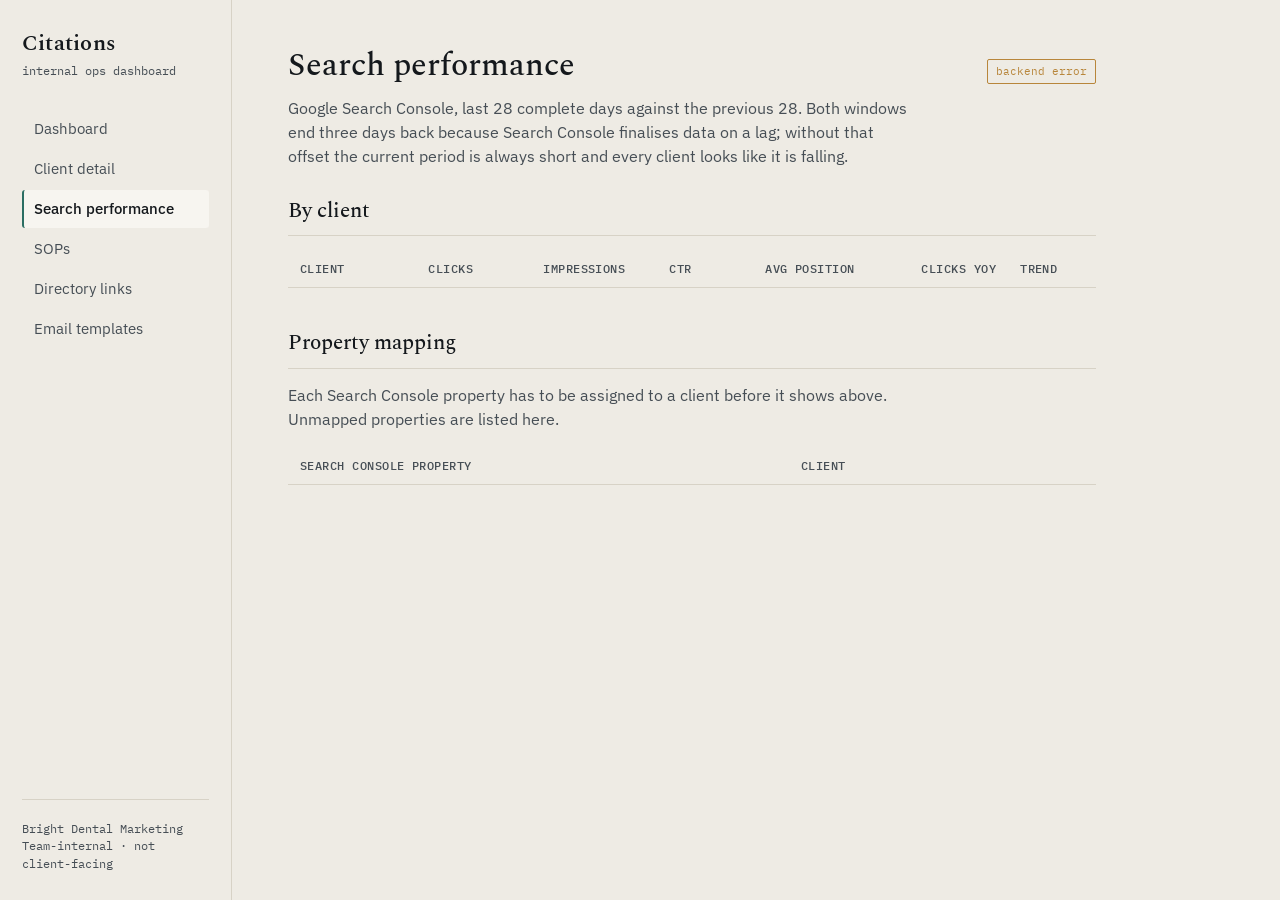
<file: search.html>
<!DOCTYPE html>
<html lang="en">
<head>
<meta charset="UTF-8">
<meta name="viewport" content="width=device-width, initial-scale=1.0">
<title>Search performance — Citations Dashboard</title>
<link rel="stylesheet" href="style.css">
<style>
  .conn { font-family:'IBM Plex Mono',monospace; font-size:0.7rem; padding:3px 8px;
    border-radius:2px; border:1px solid var(--line); color:var(--ink-soft); }
  .conn.live { border-color:var(--teal); color:var(--teal-deep); }
  .conn.off  { border-color:var(--amber); color:var(--amber); }
  .btn { font-family:'IBM Plex Sans',sans-serif; font-size:0.82rem; padding:6px 12px;
    background:var(--panel); border:1px solid var(--line); border-radius:3px; cursor:pointer; color:var(--ink); }
  .btn.sm { font-size:0.74rem; padding:4px 9px; }
  .delta { font-family:'IBM Plex Mono',monospace; font-size:0.76rem; display:block; margin-top:2px; }
  .up   { color:var(--teal-deep); }
  .down { color:var(--red); }
  .flat { color:var(--ink-soft); }
  td.num, th.num { text-align:right; font-family:'IBM Plex Mono',monospace; }
  select { font-family:'IBM Plex Sans',sans-serif; font-size:0.85rem; padding:5px 7px;
    background:#fff; border:1px solid var(--line); border-radius:3px; }
  .win { font-family:'IBM Plex Mono',monospace; font-size:0.74rem; color:var(--ink-soft); }
</style>
</head>
<body>
<div class="layout">
  <aside class="sidebar">
    <p class="brand">Citations</p>
    <p class="brand-sub">internal ops dashboard</p>
    <nav class="primary-nav">
      <a href="index.html">Dashboard</a>
      <a href="client.html">Client detail</a>
      <a href="search.html" class="active">Search performance</a>
      <a href="sops.html">SOPs</a>
      <a href="directories.html">Directory links</a>
      <a href="templates.html">Email templates</a>
    </nav>
    <div class="sidebar-foot">Bright Dental Marketing<br>Team-internal · not client-facing</div>
  </aside>
  <main>
    <div style="display:flex;justify-content:space-between;align-items:baseline;gap:12px">
      <h1 style="margin-bottom:6px">Search performance</h1>
      <span class="conn" id="conn">checking…</span>
    </div>
    <p class="page-lede">Google Search Console, last 28 complete days against the previous 28. Both windows end three days back because Search Console finalises data on a lag; without that offset the current period is always short and every client looks like it is falling.</p>

    <p class="win" id="windows"></p>
    <p class="win" id="freshness" style="margin-top:-8px"></p>

    <div id="empty" class="placeholder-note" style="display:none">
      No data yet. Run the <span class="mono">gsc-sync</span> edge function once, then map each property to a client below.
    </div>

    <h2>By client</h2>
    <table>
      <thead>
        <tr>
          <th>Client</th>
          <th class="num">Clicks</th>
          <th class="num">Impressions</th>
          <th class="num">CTR</th>
          <th class="num">Avg position</th>
          <th class="num">Clicks YoY</th>
          <th>Trend</th>
        </tr>
      </thead>
      <tbody id="rows"></tbody>
      <tfoot id="foot"></tfoot>
    </table>

    <h2>Property mapping</h2>
    <p class="page-lede" style="margin-bottom:16px">Each Search Console property has to be assigned to a client before it shows above. Unmapped properties are listed here.</p>
    <table>
      <thead><tr><th>Search Console property</th><th style="width:38%">Client</th></tr></thead>
      <tbody id="map-rows"></tbody>
    </table>
  </main>
</div>

<script src="config.js"></script>
<script src="trend.js"></script>
<script src="data.js"></script>
<script>
(function(){
  var BASE = CITATIONS_DATA.clients;
  var props = [], metrics = {}, names = {};
  var KEY_PW = 'bdm_write_key';

  var hasBackend = (typeof SUPABASE_URL==='string' && SUPABASE_URL) &&
                   (typeof SUPABASE_ANON_KEY==='string' && SUPABASE_ANON_KEY);
  var isLegacy = /^eyJ/.test(SUPABASE_ANON_KEY || '');

  function hdrs(withKey){
    var h = { 'apikey': SUPABASE_ANON_KEY, 'Content-Type':'application/json' };
    if (isLegacy) h['Authorization'] = 'Bearer ' + SUPABASE_ANON_KEY;
    if (withKey) h['x-write-key'] = sessionStorage.getItem(KEY_PW) || '';
    return h;
  }
  function esc(s){ return String(s==null?'':s).replace(/[&<>"]/g,function(m){
    return {'&':'&amp;','<':'&lt;','>':'&gt;','"':'&quot;'}[m]; }); }
  function nameFor(code){ return names[code] || (BASE[code] ? BASE[code].name : code); }

  function load(){
    if (!hasBackend) return Promise.reject(new Error('no backend configured'));
    return Promise.all([
      fetch(SUPABASE_URL+'/rest/v1/gsc_properties?select=*', {headers:hdrs()}).then(function(r){return r.ok?r.json():[];}),
      fetch(SUPABASE_URL+'/rest/v1/gsc_metrics?select=*',    {headers:hdrs()}).then(function(r){return r.ok?r.json():[];}),
      fetch(SUPABASE_URL+'/rest/v1/citation_overrides?select=client_code,listing_url&site_name=eq.__client_name__',
            {headers:hdrs()}).then(function(r){return r.ok?r.json():[];})
    ]).then(function(res){
      props = res[0];
      metrics = {};
      res[1].forEach(function(m){
        metrics[m.property_url] = metrics[m.property_url] || {};
        metrics[m.property_url][m.period] = m;
      });
      names = {};
      res[2].forEach(function(r){ if (r.listing_url) names[r.client_code] = r.listing_url; });
    });
  }

  function pct(cur, prev){
    if (prev === 0) return cur === 0 ? null : null;   // undefined growth from zero
    return ((cur - prev) / prev) * 100;
  }

  function deltaCell(cur, prev, opts){
    opts = opts || {};
    var d = pct(cur, prev);
    var body = opts.fmt ? opts.fmt(cur) : cur.toLocaleString();
    if (d === null) return body + '<span class="delta flat">—</span>';
    // For average position, lower is better, so invert the colour.
    var good = opts.lowerIsBetter ? d < 0 : d > 0;
    var cls = Math.abs(d) < 0.05 ? 'flat' : (good ? 'up' : 'down');
    var sign = d > 0 ? '+' : '';
    return body + '<span class="delta '+cls+'">'+sign+d.toFixed(1)+'%</span>';
  }

  // Clicks against the same 28 days last year. Blank where Search
  // Console holds no data that far back for the property.
  function yoyCell(m){
    if (!m || !m.current || !m.year_ago)
      return '<span style="color:var(--ink-soft)" title="No Search Console data for the same period last year.">&mdash;</span>';
    var d = pct(m.current.clicks, m.year_ago.clicks);
    if (d === null) return '<span style="color:var(--ink-soft)">&mdash;</span>';
    var cls = Math.abs(d) <= TREND_BAND ? 'flat' : (d > 0 ? 'up' : 'down');
    return m.year_ago.clicks.toLocaleString() +
      '<span class="delta ' + cls + '">' + (d > 0 ? '+' : '') + d.toFixed(1) + '%</span>';
  }

  function render(){
    var mapped = props.filter(function(p){ return p.client_code; });
    var tb = document.getElementById('rows'); tb.innerHTML='';

    var withData = mapped.filter(function(p){
      var m = metrics[p.property_url]; return m && m.current && m.previous;
    });

    document.getElementById('empty').style.display = withData.length ? 'none' : 'block';

    var any = withData[0] && metrics[withData[0].property_url];
    document.getElementById('windows').textContent = any
      ? 'Current ' + any.current.start_date + ' to ' + any.current.end_date +
        '   ·   Previous ' + any.previous.start_date + ' to ' + any.previous.end_date +
        (any.year_ago ? '   ·   Year ago ' + any.year_ago.start_date + ' to ' + any.year_ago.end_date : '')
      : '';

    var tot = {c:0,i:0,pc:0,pi:0};
    withData.sort(function(a,b){
      return metrics[b.property_url].current.clicks - metrics[a.property_url].current.clicks;
    }).forEach(function(p){
      var c = metrics[p.property_url].current, v = metrics[p.property_url].previous;
      tot.c += c.clicks; tot.i += c.impressions; tot.pc += v.clicks; tot.pi += v.impressions;
      var tr = document.createElement('tr');
      tr.innerHTML =
        '<td>'+esc(nameFor(p.client_code))+'<br><span class="win">'+esc(p.property_url)+'</span></td>'+
        '<td class="num">'+deltaCell(c.clicks, v.clicks)+'</td>'+
        '<td class="num">'+deltaCell(c.impressions, v.impressions)+'</td>'+
        '<td class="num">'+deltaCell(c.ctr, v.ctr, {fmt:function(x){return (x*100).toFixed(2)+'%';}})+'</td>'+
        '<td class="num">'+deltaCell(c.position, v.position, {lowerIsBetter:true, fmt:function(x){return x.toFixed(1);}})+'</td>'+
        '<td class="num">'+yoyCell(metrics[p.property_url])+'</td>'+
        '<td>'+trendTagBest(c, metrics[p.property_url].year_ago, v)+'</td>';
      tb.appendChild(tr);
    });

    if (!withData.length) tb.innerHTML = '<tr><td colspan="7" style="color:var(--ink-soft)">Nothing mapped with data yet.</td></tr>';

    document.getElementById('foot').innerHTML = withData.length
      ? '<tr><th>Total</th><th class="num">'+deltaCell(tot.c, tot.pc)+'</th>'+
        '<th class="num">'+deltaCell(tot.i, tot.pi)+'</th><th></th><th></th><th></th><th></th></tr>'
      : '';

    // mapping table
    var mr = document.getElementById('map-rows'); mr.innerHTML='';
    if (!props.length){
      mr.innerHTML = '<tr><td colspan="2" style="color:var(--ink-soft)">No properties discovered yet — run the sync function.</td></tr>';
      return;
    }
    props.slice().sort(function(a,b){ return a.property_url.localeCompare(b.property_url); }).forEach(function(p){
      var tr = document.createElement('tr');
      var opts = '<option value="">— unassigned —</option>' +
        Object.keys(BASE).sort(function(a,b){ return nameFor(a).localeCompare(nameFor(b)); })
          .map(function(k){ return '<option value="'+esc(k)+'"'+(p.client_code===k?' selected':'')+'>'+esc(nameFor(k))+'</option>'; }).join('');
      tr.innerHTML = '<td class="mono">'+esc(p.property_url)+'</td><td><select>'+opts+'</select></td>';
      tr.querySelector('select').onchange = function(){ assign(p.property_url, this.value, this); };
      mr.appendChild(tr);
    });
  }

  function assign(url, code, el){
    if (!sessionStorage.getItem(KEY_PW)){
      var pw = prompt('Write passphrase (needed once per browser):');
      if (pw === null) { render(); return; }
      sessionStorage.setItem(KEY_PW, pw);
    }
    el.disabled = true;
    fetch(SUPABASE_URL+'/rest/v1/gsc_properties?property_url=eq.'+encodeURIComponent(url), {
      method:'PATCH',
      headers: Object.assign(hdrs(true), {'Prefer':'return=minimal'}),
      body: JSON.stringify({ client_code: code || null })
    }).then(function(r){
      if (r.status===401 || r.status===403){ sessionStorage.removeItem(KEY_PW); throw new Error('Passphrase rejected.'); }
      if (!r.ok) throw new Error('Save failed ('+r.status+')');
      props.forEach(function(p){ if (p.property_url===url) p.client_code = code || null; });
      render();
    }).catch(function(e){ alert(e.message); el.disabled=false; });
  }

  // ── auto refresh ────────────────────────────────────────────
  // The page re-reads Supabase; it does not re-run the sync. Search
  // Console only publishes once a day and lags 2-3 days, so polling
  // harder gains nothing — this exists so a browser left open
  // overnight shows the morning's sync without a manual reload.
  var POLL_MS = 5 * 60 * 1000;
  var lastLoad = null, refreshing = false;

  function showFreshness(){
    var el = document.getElementById('freshness');
    if (!lastLoad){ el.textContent = ''; return; }
    var newest = null;
    Object.keys(syncInfo).forEach(function(k){
      var t = syncInfo[k] && syncInfo[k].last_synced;
      if (t && (!newest || t > newest)) newest = t;
    });
    var mins = Math.round((Date.now() - lastLoad) / 60000);
    el.textContent = 'Page refreshed ' + (mins < 1 ? 'just now' : mins + ' min ago') +
      (newest ? '   ·   Search Console last pulled ' + new Date(newest).toLocaleString('en-AU') : '') +
      '   ·   auto-refreshes every 5 min';
  }

  function refresh(quiet){
    if (refreshing) return Promise.resolve();
    refreshing = true;
    if (!quiet){ conn.textContent = 'refreshing…'; }
    return load().then(function(){
      lastLoad = Date.now();
      conn.className = 'conn live'; conn.textContent = 'connected';
      render(); showFreshness();
    }).catch(function(e){
      conn.className = 'conn off'; conn.textContent = 'backend error';
      conn.title = e.message;
    }).then(function(){ refreshing = false; });
  }

  var conn = document.getElementById('conn');
  if (!hasBackend){
    conn.className='conn off'; conn.textContent='no backend'; render();
  } else {
    refresh(true).then(function(){
      setInterval(function(){ refresh(true); }, POLL_MS);
      setInterval(showFreshness, 60000);
      // Coming back to the tab is the moment a stale page is most
      // likely to be read, so refresh then rather than waiting.
      document.addEventListener('visibilitychange', function(){
        if (!document.hidden && lastLoad && (Date.now() - lastLoad) > 60000) refresh(true);
      });
    });
  }
})();
</script>
</body>
</html>
</file>
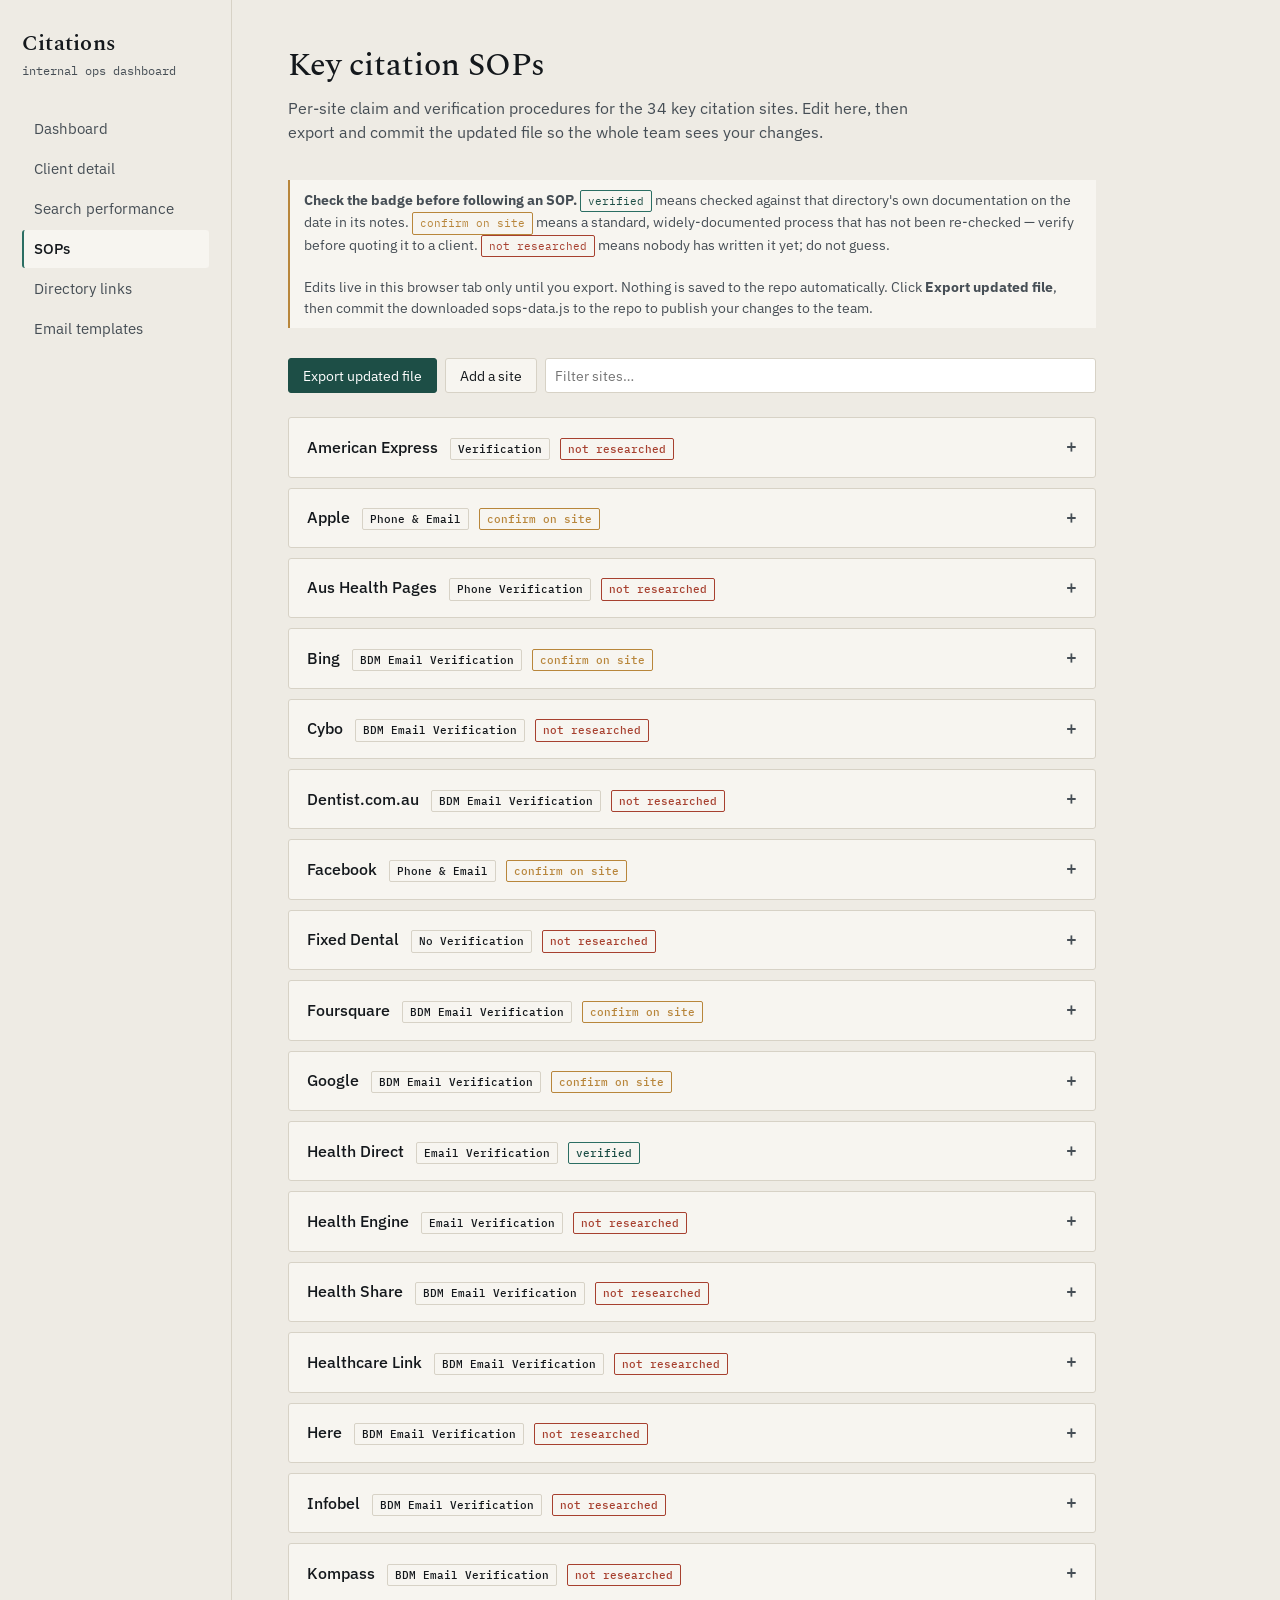
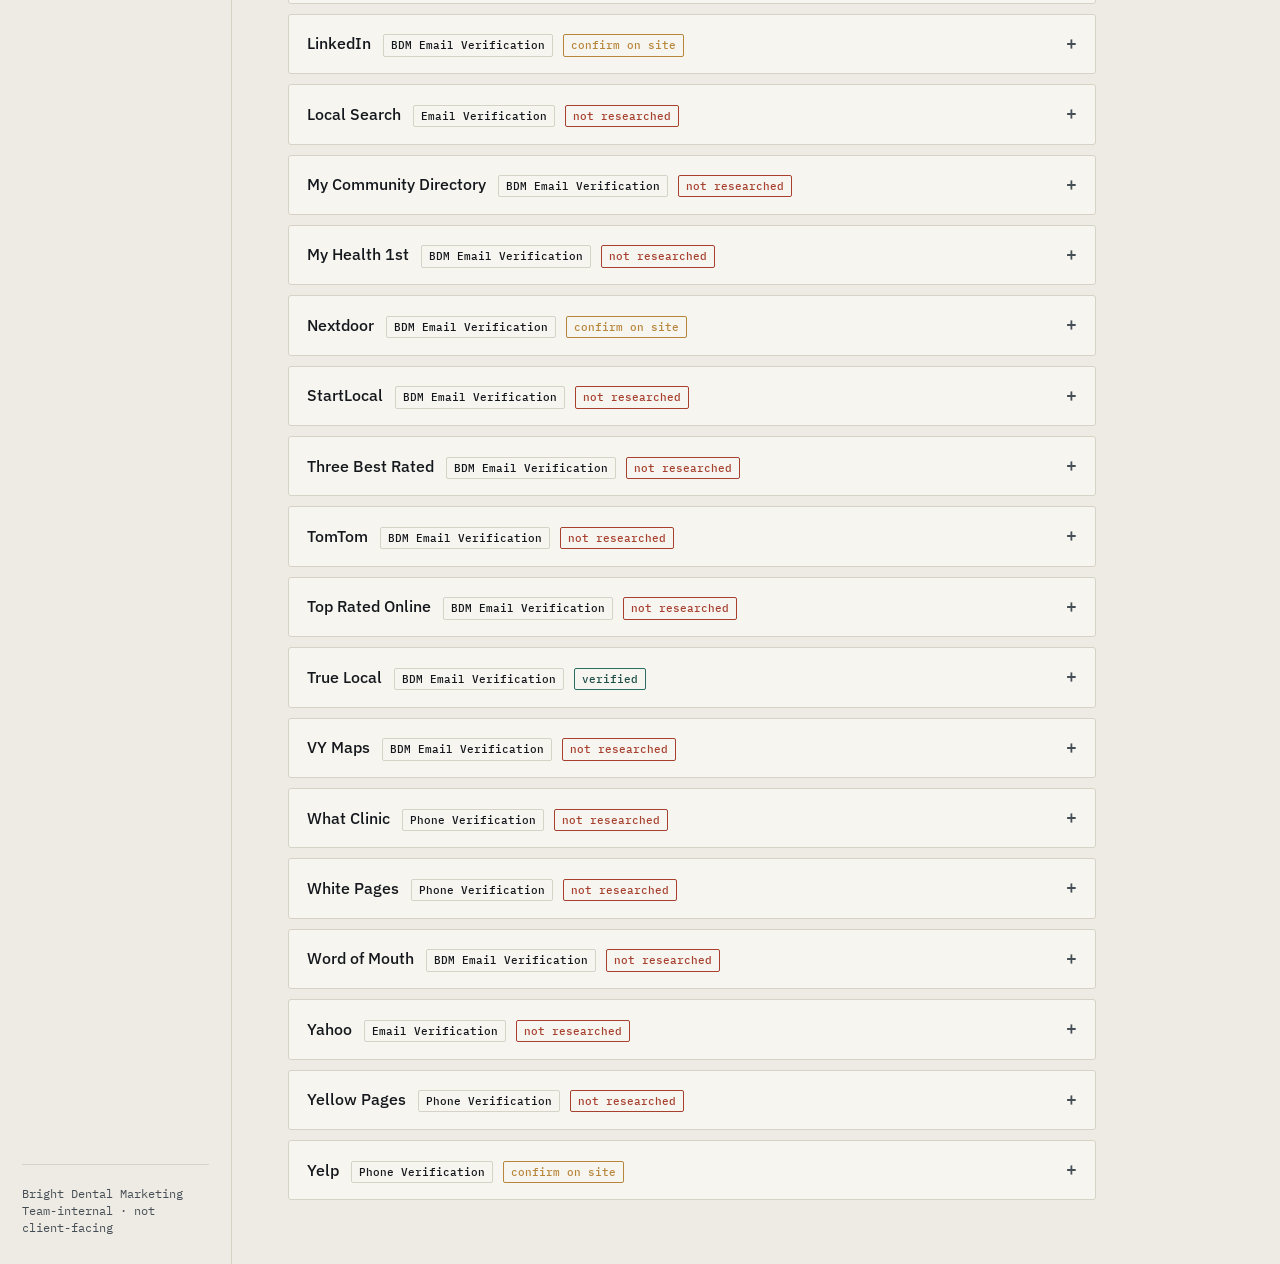
<file: sops.html>
<!DOCTYPE html>
<html lang="en">
<head>
<meta charset="UTF-8">
<meta name="viewport" content="width=device-width, initial-scale=1.0">
<title>SOPs — Citations Dashboard</title>
<link rel="stylesheet" href="style.css">
<style>
  .toolbar { display:flex; gap:8px; flex-wrap:wrap; margin-bottom:24px; }
  .btn {
    font-family:'IBM Plex Sans',sans-serif; font-size:0.85rem; padding:7px 14px;
    background:var(--panel); border:1px solid var(--line); border-radius:3px;
    cursor:pointer; color:var(--ink);
  }
  .btn:hover { background:#fff; }
  .btn.primary { background:var(--teal-deep); color:#fff; border-color:var(--teal-deep); }
  .btn.primary:hover { background:var(--teal); }
  .btn.danger { color:var(--red); border-color:var(--red); }
  .btn.danger:hover { background:#fff; }
  .dirty-bar {
    display:none; background:#fff8e8; border:1px solid var(--amber);
    border-radius:3px; padding:12px 16px; margin-bottom:22px; font-size:0.88rem;
  }
  .dirty-bar.show { display:block; }
  input[type=text], textarea, select {
    font-family:'IBM Plex Sans',sans-serif; font-size:0.9rem; width:100%;
    padding:7px 9px; background:#fff; border:1px solid var(--line);
    border-radius:3px; color:var(--ink);
  }
  textarea { font-family:'IBM Plex Mono',monospace; font-size:0.82rem; line-height:1.6; resize:vertical; }
  .fld { margin-bottom:14px; }
  .fld label {
    display:block; font-family:'IBM Plex Mono',monospace; font-size:0.68rem;
    text-transform:uppercase; letter-spacing:0.04em; color:var(--ink-soft); margin-bottom:4px;
  }
  .sop-head { display:flex; justify-content:space-between; align-items:baseline; gap:12px; }
  .empty { color:var(--ink-soft); font-style:italic; font-size:0.9rem; }
  dialog { border:1px solid var(--line); border-radius:4px; padding:0; max-width:640px; width:92%; background:var(--paper); }
  dialog::backdrop { background:rgba(20,24,28,0.45); }
  .dlg-body { padding:24px 26px; }
  .dlg-foot { padding:14px 26px; border-top:1px solid var(--line); display:flex; justify-content:flex-end; gap:8px; }
</style>
</head>
<body>
<div class="layout">
  <aside class="sidebar">
    <p class="brand">Citations</p>
    <p class="brand-sub">internal ops dashboard</p>
    <nav class="primary-nav">
      <a href="index.html">Dashboard</a>
      <a href="client.html">Client detail</a>
      <a href="search.html">Search performance</a>
      <a href="sops.html" class="active">SOPs</a>
      <a href="directories.html">Directory links</a>
      <a href="templates.html">Email templates</a>
    </nav>
    <div class="sidebar-foot">Bright Dental Marketing<br>Team-internal · not client-facing</div>
  </aside>
  <main>
    <h1>Key citation SOPs</h1>
    <p class="page-lede">Per-site claim and verification procedures for the 34 key citation sites. Edit here, then export and commit the updated file so the whole team sees your changes.</p>

    <div class="placeholder-note">
      <strong>Check the badge before following an SOP.</strong> <span class="tag live">verified</span> means checked against that directory's own documentation on the date in its notes. <span class="tag pending">confirm on site</span> means a standard, widely-documented process that has not been re-checked — verify before quoting it to a client. <span class="tag mismatch">not researched</span> means nobody has written it yet; do not guess.
      <br><br>
      Edits live in this browser tab only until you export. Nothing is saved to the repo automatically. Click <strong>Export updated file</strong>, then commit the downloaded <span class="mono">sops-data.js</span> to the repo to publish your changes to the team.
    </div>

    <div class="dirty-bar" id="dirty">
      <strong>Unsaved changes.</strong> Export and commit <span class="mono">sops-data.js</span> or your edits are lost when you close this tab.
    </div>

    <div class="toolbar">
      <button class="btn primary" id="btn-export">Export updated file</button>
      <button class="btn" id="btn-add">Add a site</button>
      <input type="text" id="search" placeholder="Filter sites…" style="width:auto;flex:1;min-width:180px">
    </div>

    <div id="list" class="card-list"></div>
  </main>
</div>

<dialog id="dlg">
  <div class="dlg-body">
    <h2 style="margin-top:0" id="dlg-title">Edit SOP</h2>
    <div class="fld"><label>Site name</label><input type="text" id="f-name"></div>
    <div class="fld"><label>Directory URL</label><input type="text" id="f-url" placeholder="example.com.au"></div>
    <div class="fld"><label>Verification method</label>
      <select id="f-ver">
        <option value="">Not recorded</option>
        <option>No Verification</option>
        <option>Email Verification</option>
        <option>BDM Email Verification</option>
        <option>Phone Verification</option>
        <option>Phone &amp; Email</option>
        <option>Postcard / Mail Verification</option>
        <option>Payment Needed</option>
      </select>
    </div>
    <div class="fld"><label>Confidence</label>
      <select id="f-conf">
        <option value="">Not researched</option>
        <option value="standard">Confirm on site — standard process, not re-checked</option>
        <option value="verified">Verified against the directory's own documentation</option>
      </select>
    </div>
    <div class="fld"><label>Steps (one per line)</label>
      <textarea id="f-steps" rows="9" placeholder="Go to the directory's claim page&#10;Search for the practice by name and suburb&#10;…"></textarea>
    </div>
    <div class="fld"><label>Notes / gotchas</label><textarea id="f-notes" rows="3"></textarea></div>
  </div>
  <div class="dlg-foot">
    <button class="btn" id="dlg-cancel">Cancel</button>
    <button class="btn primary" id="dlg-save">Save</button>
  </div>
</dialog>

<script src="sops-data.js"></script>
<script>
(function(){
  var data = JSON.parse(JSON.stringify(SOPS_DATA));
  var dirty = false, editingKey = null;
  var list = document.getElementById('list');
  var dlg = document.getElementById('dlg');

  function esc(s){
    return String(s == null ? '' : s).replace(/[&<>"]/g, function(m){
      return {'&':'&amp;','<':'&lt;','>':'&gt;','"':'&quot;'}[m];
    });
  }

  function markDirty(){
    dirty = true;
    document.getElementById('dirty').classList.add('show');
  }

  // Make the provenance of each SOP visible. An unchecked entry must
  // never look the same as one verified against the directory's own docs.
  function confTag(s){
    if (s.confidence === 'verified')
      return ' <span class="tag live" style="margin-left:6px">verified</span>';
    if (s.confidence === 'standard')
      return ' <span class="tag pending" style="margin-left:6px">confirm on site</span>';
    if (!s.steps || !s.steps.length)
      return ' <span class="tag mismatch" style="margin-left:6px">not researched</span>';
    return '';
  }

  function render(){
    var q = document.getElementById('search').value.trim().toLowerCase();
    var keys = Object.keys(data.sites).sort();
    list.innerHTML = '';
    var shown = 0;

    keys.forEach(function(k){
      var s = data.sites[k];
      if (q && s.name.toLowerCase().indexOf(q) === -1) return;
      shown++;

      var d = document.createElement('details');
      d.className = 'card';

      var stepsHtml = (s.steps && s.steps.length)
        ? '<ol>' + s.steps.map(function(x){ return '<li>' + esc(x) + '</li>'; }).join('') + '</ol>'
        : '<p class="empty">No steps documented yet.</p>';

      d.innerHTML =
        '<summary><span>' + esc(s.name) +
          (s.verification ? ' <span class="tag" style="margin-left:8px">' + esc(s.verification) + '</span>' : '') +
          confTag(s) +
        '</span></summary>' +
        '<div class="body">' +
          (s.url ? '<p class="mono" style="margin-top:0">' + esc(s.url) + '</p>' : '') +
          stepsHtml +
          (s.notes ? '<p><strong>Notes:</strong> ' + esc(s.notes) + '</p>' : '') +
          '<div class="toolbar" style="margin:14px 0 0">' +
            '<button class="btn" data-edit="' + esc(k) + '">Edit</button>' +
            '<button class="btn danger" data-del="' + esc(k) + '">Delete</button>' +
          '</div>' +
        '</div>';
      list.appendChild(d);
    });

    if (!shown) list.innerHTML = '<p class="empty">No sites match that filter.</p>';
  }

  list.addEventListener('click', function(e){
    var ed = e.target.getAttribute('data-edit');
    var dl = e.target.getAttribute('data-del');
    if (ed) openDlg(ed);
    if (dl){
      if (confirm('Delete the SOP for ' + data.sites[dl].name + '? This removes the whole entry.')){
        delete data.sites[dl];
        markDirty(); render();
      }
    }
  });

  function openDlg(key){
    editingKey = key;
    var s = key ? data.sites[key] : { name:'', url:'', verification:'', steps:[], notes:'', confidence:'' };
    document.getElementById('dlg-title').textContent = key ? 'Edit SOP' : 'Add a site';
    document.getElementById('f-name').value = s.name || '';
    document.getElementById('f-url').value = s.url || '';
    document.getElementById('f-ver').value = s.verification || '';
    document.getElementById('f-steps').value = (s.steps || []).join('\n');
    document.getElementById('f-notes').value = s.notes || '';
    document.getElementById('f-conf').value = s.confidence || '';
    dlg.showModal();
  }

  document.getElementById('dlg-save').addEventListener('click', function(){
    var name = document.getElementById('f-name').value.trim();
    if (!name){ alert('Site name is required.'); return; }
    var rec = {
      name: name,
      url: document.getElementById('f-url').value.trim(),
      verification: document.getElementById('f-ver').value,
      steps: document.getElementById('f-steps').value.split('\n')
               .map(function(x){ return x.trim(); }).filter(Boolean),
      notes: document.getElementById('f-notes').value.trim(),
      confidence: document.getElementById('f-conf').value
    };
    if (editingKey && editingKey !== name) delete data.sites[editingKey];
    data.sites[name] = rec;
    markDirty(); dlg.close(); render();
  });

  document.getElementById('dlg-cancel').addEventListener('click', function(){ dlg.close(); });
  document.getElementById('btn-add').addEventListener('click', function(){ openDlg(null); });
  document.getElementById('search').addEventListener('input', render);

  document.getElementById('btn-export').addEventListener('click', function(){
    var txt = 'const SOPS_DATA = ' + JSON.stringify(data, null, 1) + ';\n';
    var blob = new Blob([txt], {type:'text/javascript'});
    var a = document.createElement('a');
    a.href = URL.createObjectURL(blob);
    a.download = 'sops-data.js';
    a.click();
    URL.revokeObjectURL(a.href);
    dirty = false;
    document.getElementById('dirty').classList.remove('show');
  });

  window.addEventListener('beforeunload', function(e){
    if (dirty){ e.preventDefault(); e.returnValue = ''; }
  });

  render();
})();
</script>
</body>
</html>
</file>
<file: style.css>
@import url('https://fonts.googleapis.com/css2?family=Spectral:ital,wght@0,400;0,500;0,600;1,400&family=IBM+Plex+Sans:wght@400;500;600&family=IBM+Plex+Mono:wght@400;500&display=swap');

:root {
  --ink: #14181c;
  --ink-soft: #464e55;
  --paper: #eeebe4;
  --panel: #f7f5f0;
  --line: #d7d2c6;
  --teal: #2b6e63;
  --teal-deep: #1d4e46;
  --amber: #b8863b;
  --red: #a7402f;
  --radius: 3px;
}

* { box-sizing: border-box; }

html, body {
  margin: 0;
  padding: 0;
  background: var(--paper);
  color: var(--ink);
  font-family: 'IBM Plex Sans', system-ui, sans-serif;
  font-size: 16px;
  line-height: 1.5;
}

a { color: var(--teal-deep); }
a:hover { color: var(--teal); }

.layout {
  display: grid;
  grid-template-columns: 232px 1fr;
  min-height: 100vh;
}

/* Sidebar */
.sidebar {
  border-right: 1px solid var(--line);
  padding: 28px 22px;
  display: flex;
  flex-direction: column;
}

.brand {
  font-family: 'Spectral', Georgia, serif;
  font-weight: 600;
  font-size: 1.35rem;
  letter-spacing: 0.01em;
  margin: 0 0 2px 0;
}

.brand-sub {
  font-family: 'IBM Plex Mono', monospace;
  font-size: 0.72rem;
  color: var(--ink-soft);
  margin: 0 0 30px 0;
}

nav.primary-nav { display: flex; flex-direction: column; gap: 2px; }

nav.primary-nav a {
  text-decoration: none;
  color: var(--ink-soft);
  font-size: 0.92rem;
  padding: 8px 10px;
  border-radius: var(--radius);
  border-left: 2px solid transparent;
}

nav.primary-nav a:hover {
  background: var(--panel);
  color: var(--ink);
}

nav.primary-nav a.active {
  color: var(--ink);
  border-left: 2px solid var(--teal);
  background: var(--panel);
  font-weight: 500;
}

.sidebar-foot {
  margin-top: auto;
  padding-top: 20px;
  font-size: 0.72rem;
  color: var(--ink-soft);
  font-family: 'IBM Plex Mono', monospace;
  border-top: 1px solid var(--line);
}

/* Main */
main {
  padding: 42px 56px 64px;
  max-width: 920px;
}

h1 {
  font-family: 'Spectral', Georgia, serif;
  font-weight: 500;
  font-size: 2rem;
  margin: 0 0 6px 0;
}

.page-lede {
  color: var(--ink-soft);
  margin: 0 0 36px 0;
  max-width: 62ch;
}

h2 {
  font-family: 'Spectral', Georgia, serif;
  font-weight: 500;
  font-size: 1.3rem;
  margin: 40px 0 14px 0;
  padding-bottom: 8px;
  border-bottom: 1px solid var(--line);
}

h2:first-of-type { margin-top: 0; }

p { max-width: 68ch; }

/* Status grid on dashboard */
.stat-row {
  display: grid;
  grid-template-columns: repeat(4, 1fr);
  gap: 1px;
  background: var(--line);
  border: 1px solid var(--line);
  margin-bottom: 36px;
}

.stat {
  background: var(--panel);
  padding: 18px 20px;
}

.stat .num {
  font-family: 'IBM Plex Mono', monospace;
  font-size: 1.7rem;
  display: block;
}

.stat .label {
  font-size: 0.78rem;
  color: var(--ink-soft);
}

.stat.flag .num { color: var(--amber); }
.stat.risk .num { color: var(--red); }
.stat.good .num { color: var(--teal-deep); }

/* Cards / list items */
.card-list { display: flex; flex-direction: column; gap: 10px; }

.card {
  background: var(--panel);
  border: 1px solid var(--line);
  border-radius: var(--radius);
  padding: 16px 18px;
}

.card summary {
  cursor: pointer;
  font-weight: 500;
  list-style: none;
  display: flex;
  justify-content: space-between;
  align-items: center;
}

.card summary::-webkit-details-marker { display: none; }

.card summary::after {
  content: "+";
  font-family: 'IBM Plex Mono', monospace;
  color: var(--ink-soft);
  font-size: 1.1rem;
}

.card[open] summary::after { content: "–"; }

.card .body {
  margin-top: 12px;
  padding-top: 12px;
  border-top: 1px solid var(--line);
  color: var(--ink-soft);
  font-size: 0.94rem;
}

.card .body ol, .card .body ul { padding-left: 1.2em; }
.card .body li { margin-bottom: 6px; }

/* Table */
table {
  width: 100%;
  border-collapse: collapse;
  font-size: 0.9rem;
  margin-bottom: 30px;
}

th, td {
  text-align: left;
  padding: 10px 12px;
  border-bottom: 1px solid var(--line);
}

th {
  font-family: 'IBM Plex Mono', monospace;
  font-weight: 500;
  font-size: 0.72rem;
  text-transform: uppercase;
  letter-spacing: 0.04em;
  color: var(--ink-soft);
}

td.mono, td .mono { font-family: 'IBM Plex Mono', monospace; font-size: 0.85rem; }

.tag {
  display: inline-block;
  font-family: 'IBM Plex Mono', monospace;
  font-size: 0.68rem;
  padding: 2px 7px;
  border-radius: 2px;
  border: 1px solid var(--line);
}

.tag.live { border-color: var(--teal); color: var(--teal-deep); }
.tag.pending { border-color: var(--amber); color: var(--amber); }
.tag.mismatch { border-color: var(--red); color: var(--red); }

.placeholder-note {
  font-size: 0.85rem;
  color: var(--ink-soft);
  background: var(--panel);
  border-left: 2px solid var(--amber);
  padding: 10px 14px;
  margin-bottom: 30px;
}

@media (max-width: 720px) {
  .layout { grid-template-columns: 1fr; }
  .sidebar { border-right: none; border-bottom: 1px solid var(--line); flex-direction: row; align-items: center; flex-wrap: wrap; padding: 16px 20px; }
  .brand-sub { display: none; }
  nav.primary-nav { flex-direction: row; flex-wrap: wrap; }
  .sidebar-foot { display: none; }
  main { padding: 28px 24px 48px; }
  .stat-row { grid-template-columns: repeat(2, 1fr); }
}
</file>
